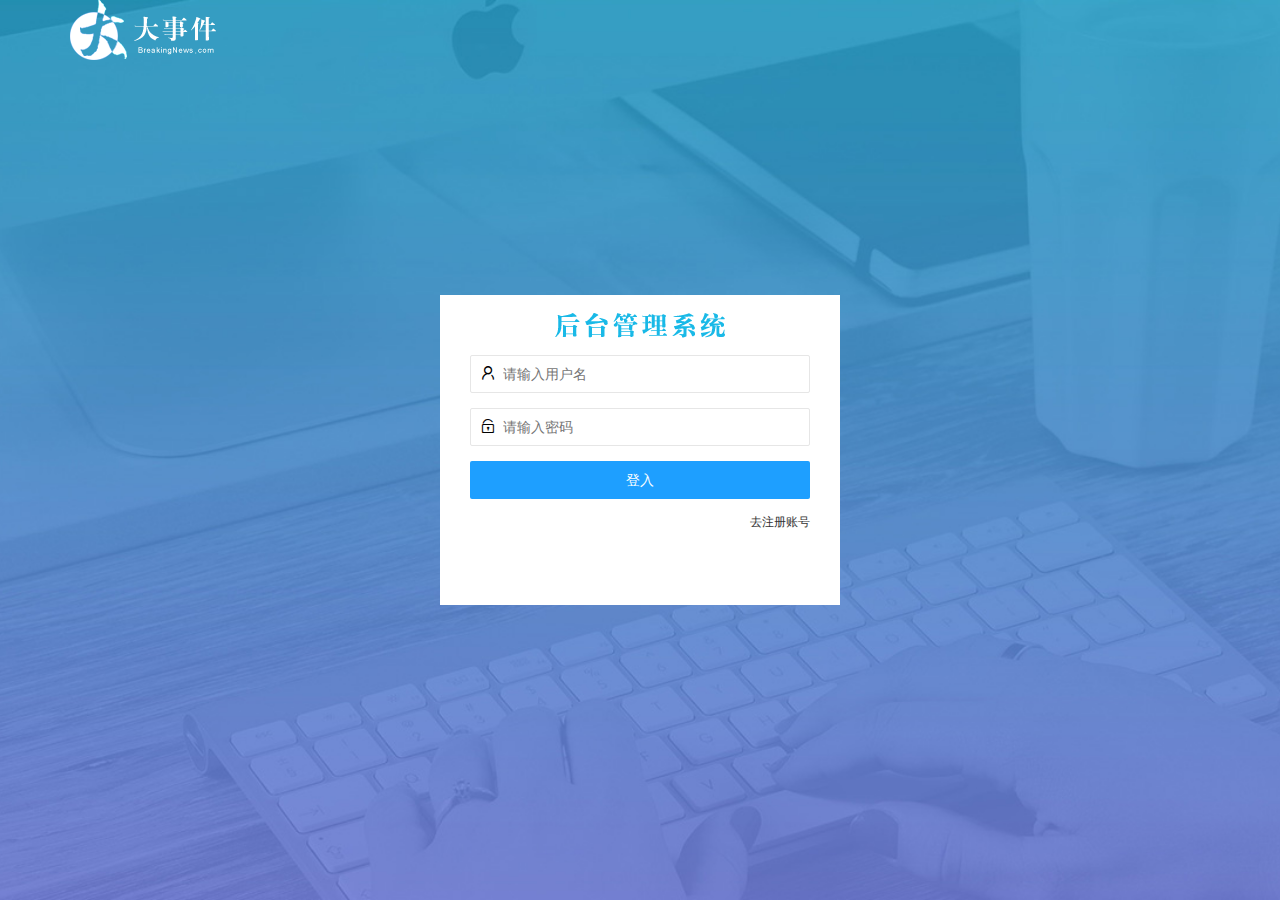
<file: login.html>
<!DOCTYPE html>
<html lang="en">

<head>
    <meta charset="UTF-8">
    <meta http-equiv="X-UA-Compatible" content="IE=edge">
    <meta name="viewport" content="width=device-width, initial-scale=1.0">
    <title>大事件-登入/注册</title>
    <link rel="stylesheet" href="/assets/lib/layui/css/layui.css">
    <link rel="stylesheet" href="/assets/css/login.css">
</head>

<body>
    <div class="layui-main">
        <img src="/assets/images/logo.png" alt="">
    </div>

    <div class="loginAndRegBox">
        <div class="title-box"></div>

        <div class="login-box">
            <form class="layui-form" id="form_login">
                <div class="layui-form-item">
                    <i class="layui-icon layui-icon-username"></i>
                    <input type="text" name="username" required lay-verify="required" placeholder="请输入用户名" autocomplete="off" class="layui-input">
                </div>
                <div class="layui-form-item">
                    <i class="layui-icon layui-icon-password"></i>
                    <input type="password" name="password" required lay-verify="required|pwd" placeholder="请输入密码" autocomplete="off" class="layui-input">
                </div>
                <div class="layui-form-item">
                    <button class="layui-btn layui-btn-fluid layui-btn-normal" lay-submit>登入</button>
                </div>
                <div class="layui-form-item links">
                    <a href="javascript:;" id="link_reg">去注册账号</a>
                </div>
            </form>
        </div>

        <div class="reg-box">
            <form class="layui-form" id="form_reg">
                <div class="layui-form-item">
                    <i class="layui-icon layui-icon-username"></i>
                    <input type="text" name="username" required lay-verify="required" placeholder="请输入用户名" autocomplete="off" class="layui-input">
                </div>
                <div class="layui-form-item">
                    <i class="layui-icon layui-icon-password"></i>
                    <input type="password" name="password" required lay-verify="required|pwd" placeholder="请输入密码" autocomplete="off" class="layui-input">
                </div>
                <div class="layui-form-item">
                    <i class="layui-icon layui-icon-password"></i>
                    <input type="password" name="repassword" required lay-verify="required|pwd|repwd" placeholder="再次确认密码" autocomplete="off" class="layui-input">
                </div>
                <div class="layui-form-item">
                    <button class="layui-btn layui-btn-fluid layui-btn-normal" lay-submit>注册</button>
                </div>
                <div class="layui-form-item links">
                    <a href="javascript:;" id="link_login">去登入</a>
                </div>
            </form>
        </div>
    </div>




    <script src="/assets/lib/layui/layui.all.js"></script>
    <script src="/assets/lib/jquery.js"></script>
    <script src="/assets/js/baseAPI.js"></script>
    <script src="/assets/js/login.js"></script>
</body>

</html>
</file>
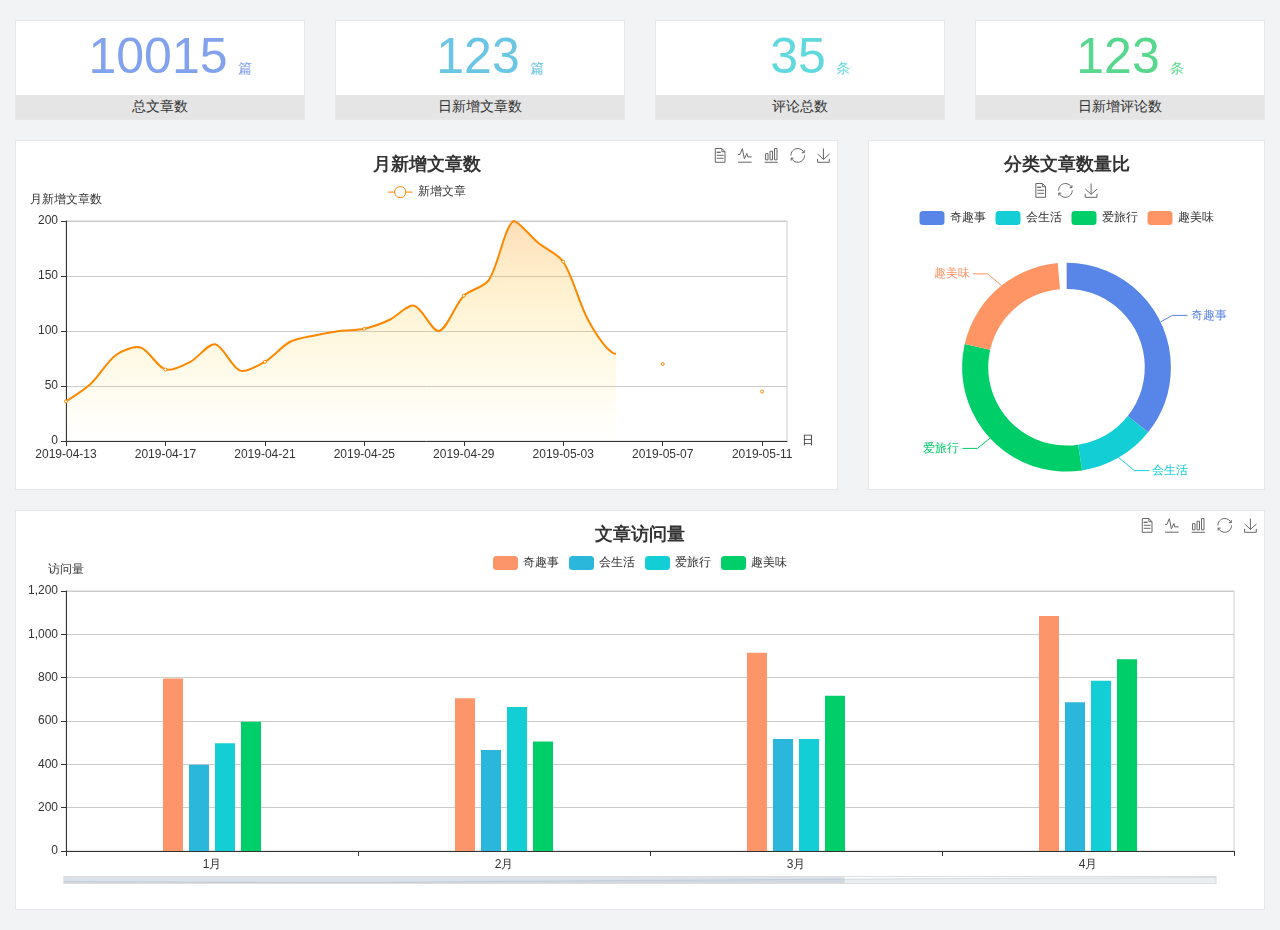
<file: home/dashboard.html>
<!DOCTYPE html>
<html lang="en">

<head>
  <meta charset="UTF-8">
  <meta name="viewport" content="width=device-width, initial-scale=1.0">
  <meta http-equiv="X-UA-Compatible" content="ie=edge">
  <title>图表统计</title>
  <link rel="stylesheet" href="../../assets/lib/bootstrap.css" />
  <link rel="stylesheet" href="../../assets/lib/main.css" />
  <script src="../../assets/lib/jquery.js"></script>
  <script type="text/javascript" src="../../assets/lib/echarts.min.js"></script>
</head>

<body>
  <div class="container-fluid">
    <div class="row spannel_list">
      <div class="col-sm-3 col-xs-6">
        <div class="spannel">
          <em>10015</em><span>篇</span>
          <b>总文章数</b>
        </div>
      </div>
      <div class="col-sm-3 col-xs-6">
        <div class="spannel scolor01">
          <em>123</em><span>篇</span>
          <b>日新增文章数</b>
        </div>
      </div>
      <div class="col-sm-3 col-xs-6">
        <div class="spannel scolor02">
          <em>35</em><span>条</span>
          <b>评论总数</b>
        </div>
      </div>
      <div class="col-sm-3 col-xs-6">
        <div class="spannel scolor03">
          <em>123</em><span>条</span>
          <b>日新增评论数</b>
        </div>
      </div>
    </div>
  </div>

  <div class="container-fluid">
    <div class="row curve-pie">
      <div class="col-lg-8 col-md-8">
        <div class="gragh_pannel" id="curve_show"></div>
      </div>
      <div class="col-lg-4 col-md-4">
        <div class="gragh_pannel" id="pie_show"></div>
      </div>
    </div>
  </div>

  <div class="container-fluid">
    <div class="column_pannel" id="column_show"></div>
  </div>

  <script>
    var oChart = echarts.init(document.getElementById('curve_show'));
    var aList_all = [
      { 'count': 36, 'date': '2019-04-13' },
      { 'count': 52, 'date': '2019-04-14' },
      { 'count': 78, 'date': '2019-04-15' },
      { 'count': 85, 'date': '2019-04-16' },
      { 'count': 65, 'date': '2019-04-17' },
      { 'count': 72, 'date': '2019-04-18' },
      { 'count': 88, 'date': '2019-04-19' },
      { 'count': 64, 'date': '2019-04-20' },
      { 'count': 72, 'date': '2019-04-21' },
      { 'count': 90, 'date': '2019-04-22' },
      { 'count': 96, 'date': '2019-04-23' },
      { 'count': 100, 'date': '2019-04-24' },
      { 'count': 102, 'date': '2019-04-25' },
      { 'count': 110, 'date': '2019-04-26' },
      { 'count': 123, 'date': '2019-04-27' },
      { 'count': 100, 'date': '2019-04-28' },
      { 'count': 132, 'date': '2019-04-29' },
      { 'count': 146, 'date': '2019-04-30' },
      { 'count': 200, 'date': '2019-05-01' },
      { 'count': 180, 'date': '2019-05-02' },
      { 'count': 163, 'date': '2019-05-03' },
      { 'count': 110, 'date': '2019-05-04' },
      { 'count': 80, 'date': '2019-05-05' },
      { 'count': 82, 'date': '2019-05-06' },
      { 'count': 70, 'date': '2019-05-07' },
      { 'count': 65, 'date': '2019-05-08' },
      { 'count': 54, 'date': '2019-05-09' },
      { 'count': 40, 'date': '2019-05-10' },
      { 'count': 45, 'date': '2019-05-11' },
      { 'count': 38, 'date': '2019-05-12' },
    ];

    let aCount = [];
    let aDate = [];

    for (var i = 0; i < aList_all.length; i++) {
      aCount.push(aList_all[i].count);
      aDate.push(aList_all[i].date);
    }

    var chartopt = {
      title: {
        text: '月新增文章数',
        left: 'center',
        top: '10'
      },
      tooltip: {
        trigger: 'axis'
      },
      legend: {
        data: ['新增文章'],
        top: '40'
      },
      toolbox: {
        show: true,
        feature: {
          mark: { show: true },
          dataView: { show: true, readOnly: false },
          magicType: { show: true, type: ['line', 'bar'] },
          restore: { show: true },
          saveAsImage: { show: true }
        }
      },
      calculable: true,
      xAxis: [
        {
          name: '日',
          type: 'category',
          boundaryGap: false,
          data: aDate
        }
      ],
      yAxis: [
        {
          name: '月新增文章数',
          type: 'value'
        }
      ],
      series: [
        {
          name: '新增文章',
          type: 'line',
          smooth: true,
          itemStyle: { normal: { areaStyle: { type: 'default' }, color: '#f80' }, lineStyle: { color: '#f80' } },
          data: aCount
        }],
      areaStyle: {
        normal: {
          color: new echarts.graphic.LinearGradient(0, 0, 0, 1, [{
            offset: 0,
            color: 'rgba(255,136,0,0.39)'
          }, {
            offset: .34,
            color: 'rgba(255,180,0,0.25)'
          }, {
            offset: 1,
            color: 'rgba(255,222,0,0.00)'
          }])

        }
      },
      grid: {
        show: true,
        x: 50,
        x2: 50,
        y: 80,
        height: 220
      }
    };

    oChart.setOption(chartopt);


    var oPie = echarts.init(document.getElementById('pie_show'));
    var oPieopt =
    {
      title: {
        top: 10,
        text: '分类文章数量比',
        x: 'center'
      },
      tooltip: {
        trigger: 'item',
        formatter: "{a} <br/>{b} : {c} ({d}%)"
      },
      color: ['#5885e8', '#13cfd5', '#00ce68', '#ff9565'],
      legend: {
        x: 'center',
        top: 65,
        data: ['奇趣事', '会生活', '爱旅行', '趣美味']
      },
      toolbox: {
        show: true,
        x: 'center',
        top: 35,
        feature: {
          mark: { show: true },
          dataView: { show: true, readOnly: false },
          magicType: {
            show: true,
            type: ['pie', 'funnel'],
            option: {
              funnel: {
                x: '25%',
                width: '50%',
                funnelAlign: 'left',
                max: 1548
              }
            }
          },
          restore: { show: true },
          saveAsImage: { show: true }
        }
      },
      calculable: true,
      series: [
        {
          name: '访问来源',
          type: 'pie',
          radius: ['45%', '60%'],
          center: ['50%', '65%'],
          data: [
            { value: 300, name: '奇趣事' },
            { value: 100, name: '会生活' },
            { value: 260, name: '爱旅行' },
            { value: 180, name: '趣美味' }
          ]
        }
      ]
    };
    oPie.setOption(oPieopt);



    var oColumn = this.echarts.init(document.getElementById('column_show'));
    var oColumnopt =
    {
      title: {
        text: '文章访问量',
        left: 'center',
        top: '10'
      },
      tooltip: {
        trigger: 'axis'
      },
      legend: {
        data: ['奇趣事', '会生活', '爱旅行', '趣美味'],
        top: '40'
      },
      toolbox: {
        show: true,
        feature: {
          mark: { show: true },
          dataView: { show: true, readOnly: false },
          magicType: { show: true, type: ['line', 'bar'] },
          restore: { show: true },
          saveAsImage: { show: true }
        }
      },
      calculable: true,
      xAxis: [
        {
          type: 'category',
          data: ['1月', '2月', '3月', '4月', '5月']
        }
      ],
      yAxis: [
        {
          name: '访问量',
          type: 'value'
        }
      ],
      series: [
        {
          name: '奇趣事',
          type: 'bar',
          barWidth: 20,
          itemStyle: {
            normal: { areaStyle: { type: 'default' }, color: '#fd956a' }
          },
          data: [800, 708, 920, 1090, 1200]
        },
        {
          name: '会生活',
          type: 'bar',
          barWidth: 20,
          itemStyle: {
            normal: { areaStyle: { type: 'default' }, color: '#2bb6db' }
          },
          data: [400, 468, 520, 690, 800]
        },
        {
          name: '爱旅行',
          type: 'bar',
          barWidth: 20,
          itemStyle: {
            normal: { areaStyle: { type: 'default' }, color: '#13cfd5' }
          },
          data: [500, 668, 520, 790, 900]
        },
        {
          name: '趣美味',
          type: 'bar',
          barWidth: 20,
          itemStyle: {
            normal: { areaStyle: { type: 'default' }, color: '#00ce68' }
          },
          data: [600, 508, 720, 890, 1000]
        }
      ],
      grid: {
        show: true,
        x: 50,
        x2: 30,
        y: 80,
        height: 260
      },
      dataZoom: [//给x轴设置滚动条
        {
          start: 0,//默认为0
          end: 100 - 1000 / 31,//默认为100
          type: 'slider',
          show: true,
          xAxisIndex: [0],
          handleSize: 0,//滑动条的 左右2个滑动条的大小
          height: 8,//组件高度
          left: 45, //左边的距离
          right: 50,//右边的距离
          bottom: 26,//右边的距离
          handleColor: '#ddd',//h滑动图标的颜色
          handleStyle: {
            borderColor: "#cacaca",
            borderWidth: "1",
            shadowBlur: 2,
            background: "#ddd",
            shadowColor: "#ddd",
          }
        }]
    };
    oColumn.setOption(oColumnopt);
  </script>
</body>

</html>
</file>
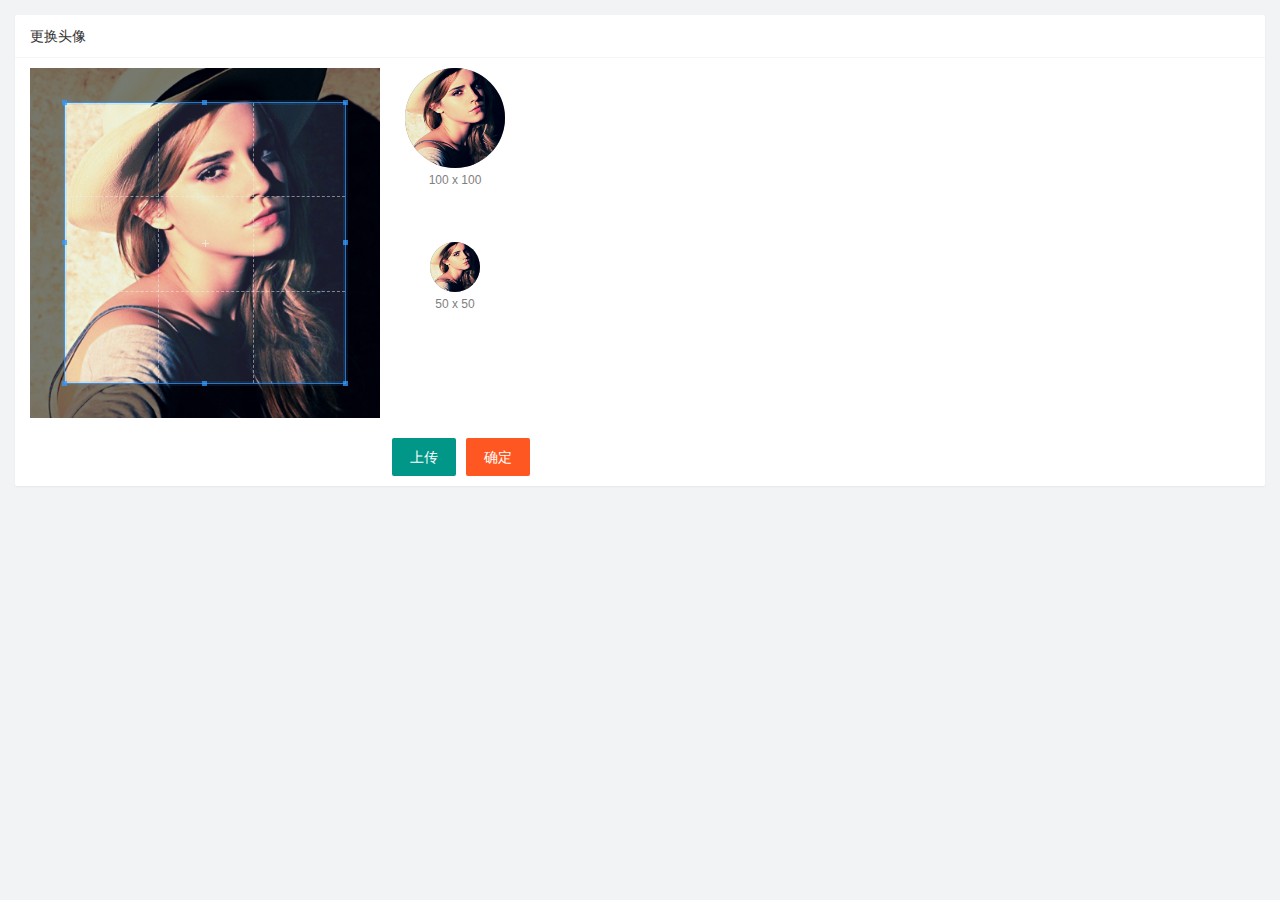
<file: user/user_avatar.html>
<!DOCTYPE html>
<html lang="en">

<head>
    <meta charset="UTF-8">
    <meta http-equiv="X-UA-Compatible" content="IE=edge">
    <meta name="viewport" content="width=device-width, initial-scale=1.0">
    <title>Document</title>
    <link rel="stylesheet" href="/assets/lib/layui/css/layui.css">
    <link rel="stylesheet" href="/assets/lib/cropper/cropper.css">
    <link rel="stylesheet" href="/assets/css/user/user_avatar.css">
</head>

<body>
    <div class="layui-card">
        <div class="layui-card-header">更换头像</div>
        <div class="layui-card-body">
            <!-- 第一行的图片裁剪和预览区域 -->
            <div class="row1">
                <!-- 图片裁剪区域 -->
                <div class="cropper-box">
                    <!-- 这个 img 标签很重要，将来会把它初始化为裁剪区域 -->
                    <img id="image" src="/assets/images/sample.jpg" />
                </div>
                <!-- 图片的预览区域 -->
                <div class="preview-box">
                    <div>
                        <!-- 宽高为 100px 的预览区域 -->
                        <div class="img-preview w100"></div>
                        <p class="size">100 x 100</p>
                    </div>
                    <div>
                        <!-- 宽高为 50px 的预览区域 -->
                        <div class="img-preview w50"></div>
                        <p class="size">50 x 50</p>
                    </div>
                </div>
            </div>

            <!-- 第二行的按钮区域 -->
            <div class="row2">
                <input type="file" id="file" accept="image/png,image/jpeg">
                <button type="button" class="layui-btn" id="btnChooseImage">上传</button>
                <button type="button" class="layui-btn layui-btn-danger" id="btnUpload">确定</button>
            </div>
        </div>
    </div>

    <script src="/assets/lib/layui/layui.all.js"></script>
    <script src="/assets/lib/jquery.js"></script>
    <script src="/assets/lib/cropper/Cropper.js"></script>
    <script src="/assets/lib/cropper/jquery-cropper.js"></script>
    <script src="/assets/js/baseAPI.js"></script>
    <script src="/assets/js/user/user_avatar.js"></script>
</body>

</html>
</file>
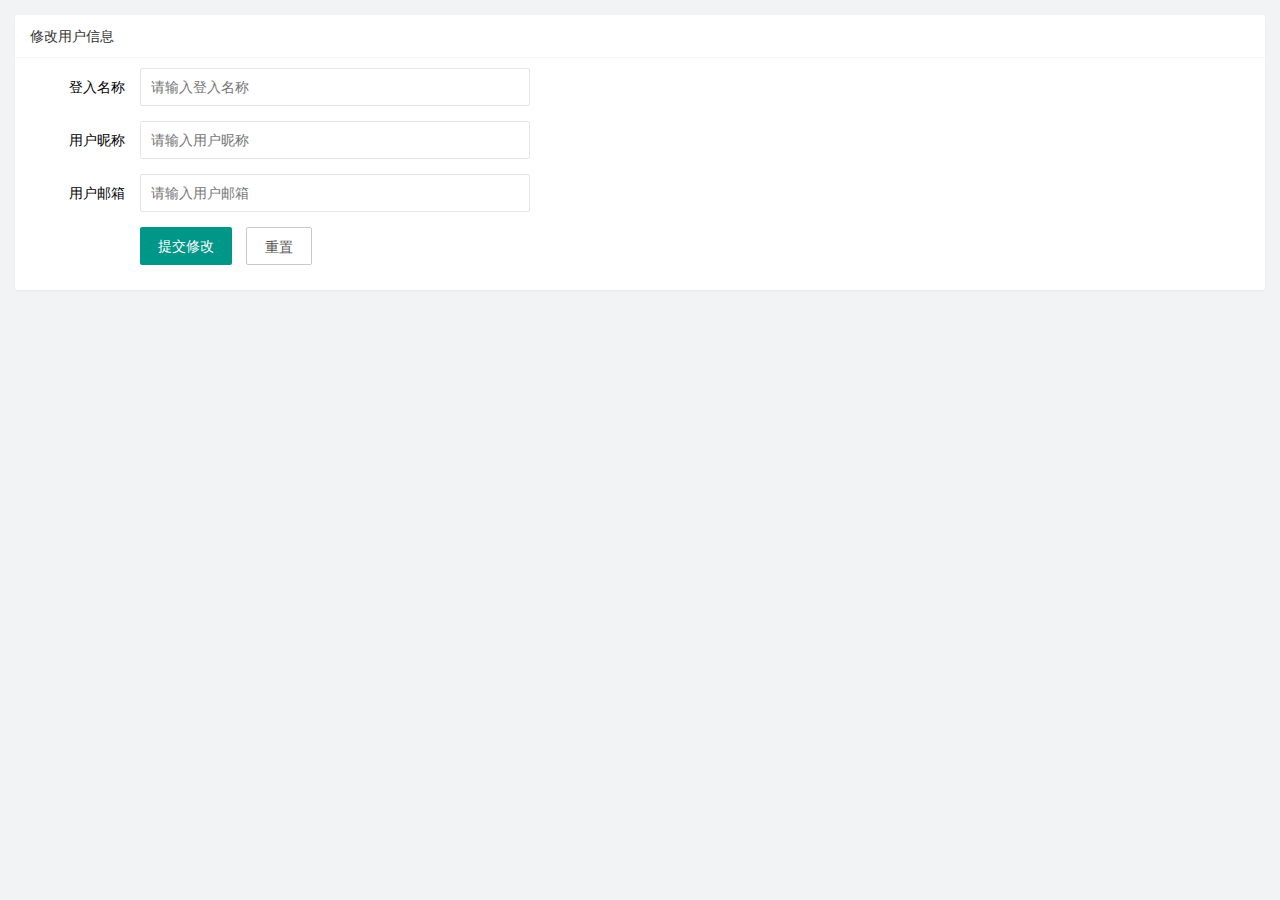
<file: user/user_info.html>
<!DOCTYPE html>
<html lang="en">

<head>
    <meta charset="UTF-8">
    <meta http-equiv="X-UA-Compatible" content="IE=edge">
    <meta name="viewport" content="width=device-width, initial-scale=1.0">
    <title>Document</title>
    <link rel="stylesheet" href="/assets/lib/layui/css/layui.css">
    <link rel="stylesheet" href="/assets/css/user/user_info.css">
</head>

<body>
    <div class="layui-card">
        <div class="layui-card-header">修改用户信息</div>
        <div class="layui-card-body">
            <form class="layui-form" lay-filter="formUserInfo">
                <input type="hidden" name="id">
                <div class="layui-form-item">
                    <label class="layui-form-label">登入名称</label>
                    <div class="layui-input-block">
                        <input type="text" name="username" required lay-verify="required" placeholder="请输入登入名称" autocomplete="off" class="layui-input" readonly>
                    </div>
                </div>
                <div class="layui-form-item">
                    <label class="layui-form-label">用户昵称</label>
                    <div class="layui-input-block">
                        <input type="text" name="nickname" required lay-verify="required|nickname" placeholder="请输入用户昵称" autocomplete="off" class="layui-input">
                    </div>
                </div>
                <div class="layui-form-item">
                    <label class="layui-form-label">用户邮箱</label>
                    <div class="layui-input-block">
                        <input type="text" name="email" required lay-verify="required|email" placeholder="请输入用户邮箱" autocomplete="off" class="layui-input">
                    </div>
                </div>
                <div class="layui-form-item">
                    <div class="layui-input-block">
                        <button class="layui-btn" lay-submit lay-filter="formDemo">提交修改</button>
                        <button type="reset" class="layui-btn layui-btn-primary" id="btnReset">重置</button>
                    </div>
                </div>
            </form>
        </div>
    </div>


    <script src="/assets/lib/layui/layui.all.js"></script>
    <script src="/assets/lib/jquery.js"></script>
    <script src="/assets/js/baseAPI.js"></script>
    <script src="/assets/js/user/user_info.js"></script>
</body>

</html>
</file>
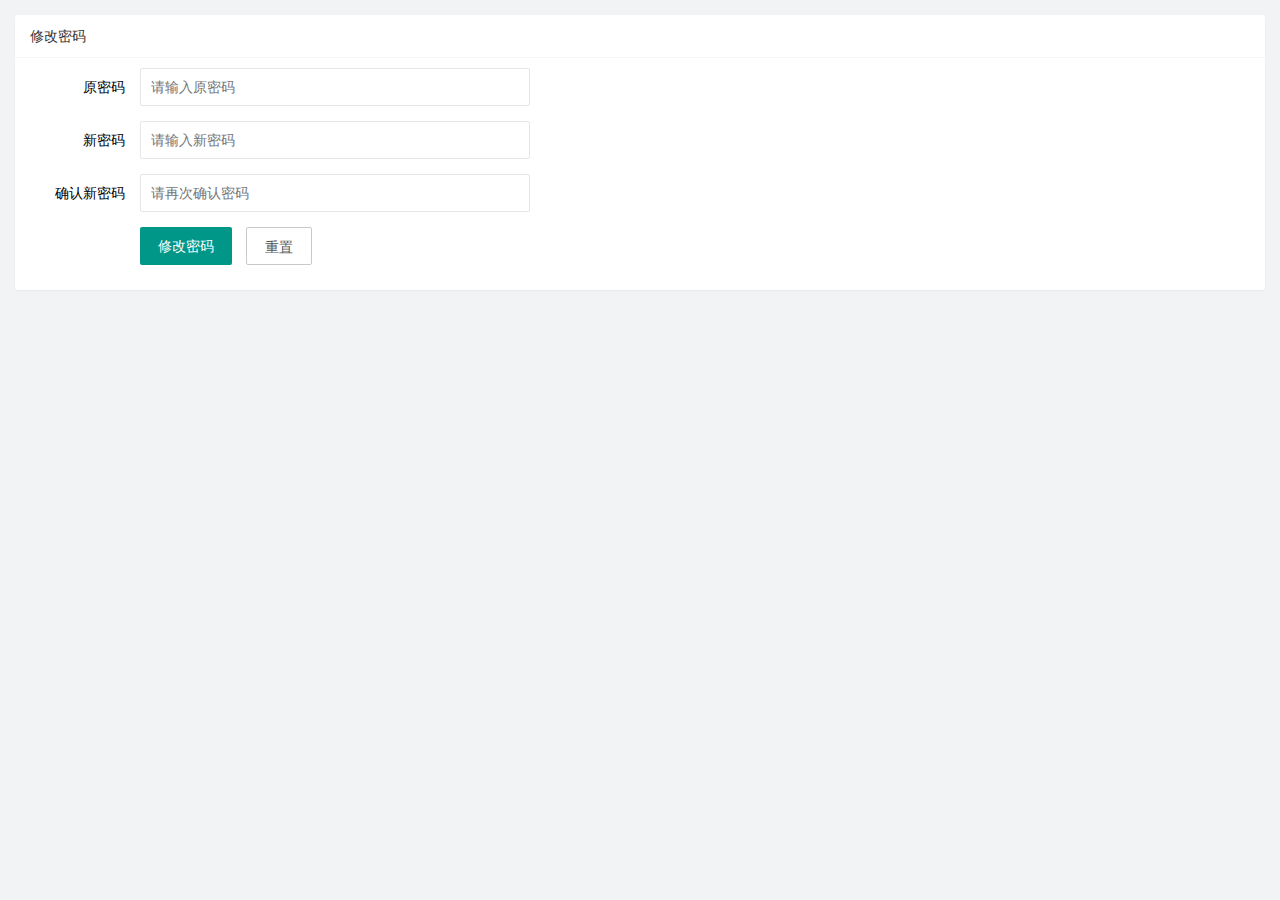
<file: user/user_pwd.html>
<!DOCTYPE html>
<html lang="en">

<head>
    <meta charset="UTF-8">
    <meta http-equiv="X-UA-Compatible" content="IE=edge">
    <meta name="viewport" content="width=device-width, initial-scale=1.0">
    <title>Document</title>
    <link rel="stylesheet" href="/assets/lib/layui/css/layui.css">
    <link rel="stylesheet" href="/assets/css/user/user_pwd.css">
</head>

<body>
    <div class="layui-card">
        <div class="layui-card-header">修改密码</div>
        <div class="layui-card-body">
            <form class="layui-form">
                <div class="layui-form-item">
                    <label class="layui-form-label">原密码</label>
                    <div class="layui-input-block">
                        <input type="password" name="oldPwd" required lay-verify="required|pwd" placeholder="请输入原密码" autocomplete="off" class="layui-input">
                    </div>
                </div>
                <div class="layui-form-item">
                    <label class="layui-form-label">新密码</label>
                    <div class="layui-input-block">
                        <input type="password" name="newPwd" required lay-verify="required|pwd|samePwd" placeholder="请输入新密码" autocomplete="off" class="layui-input">
                    </div>
                </div>
                <div class="layui-form-item">
                    <label class="layui-form-label">确认新密码</label>
                    <div class="layui-input-block">
                        <input type="password" name="rePwd" required lay-verify="required|pwd|rePwd" placeholder="请再次确认密码" autocomplete="off" class="layui-input">
                    </div>
                </div>
                <div class="layui-form-item">
                    <div class="layui-input-block">
                        <button class="layui-btn" lay-submit lay-filter="formDemo">修改密码</button>
                        <button type="reset" class="layui-btn layui-btn-primary">重置</button>
                    </div>
                </div>
            </form>
        </div>
    </div>

    <script src="/assets/lib/layui/layui.all.js"></script>
    <script src="/assets/lib/jquery.js"></script>
    <script src="/assets/js/baseAPI.js"></script>
    <script src="/assets/js/user/user_pwd.js"></script>
</body>

</html>
</file>
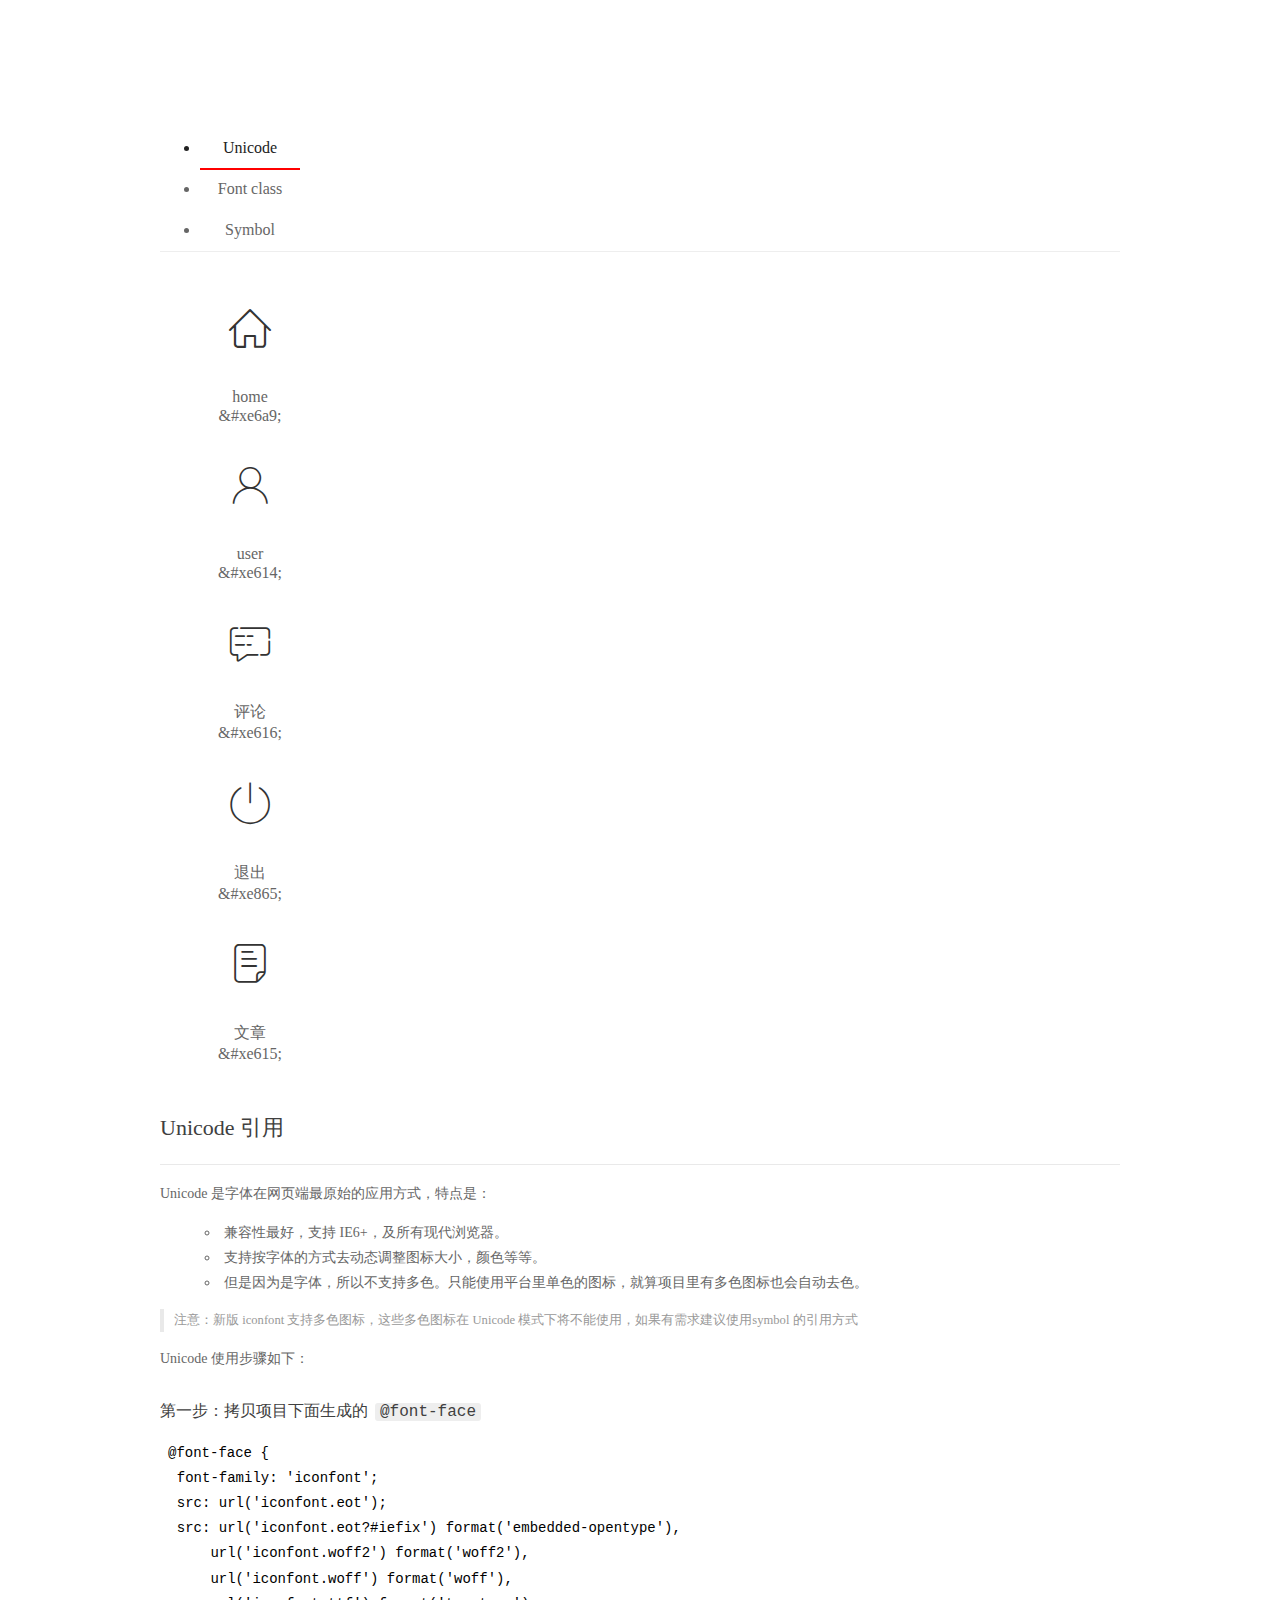
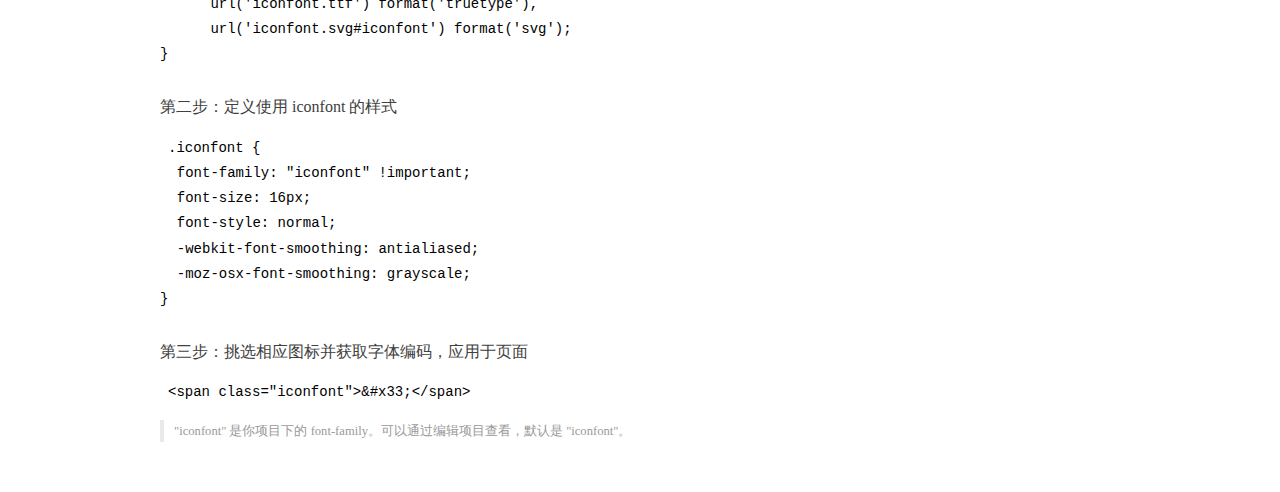
<file: assets/fonts/demo_index.html>
<!DOCTYPE html>
<html>
<head>
  <meta charset="utf-8"/>
  <title>IconFont Demo</title>
  <link rel="shortcut icon" href="https://gtms04.alicdn.com/tps/i4/TB1_oz6GVXXXXaFXpXXJDFnIXXX-64-64.ico" type="image/x-icon"/>
  <link rel="stylesheet" href="https://g.alicdn.com/thx/cube/1.3.2/cube.min.css">
  <link rel="stylesheet" href="demo.css">
  <link rel="stylesheet" href="iconfont.css">
  <script src="iconfont.js"></script>
  <!-- jQuery -->
  <script src="https://a1.alicdn.com/oss/uploads/2018/12/26/7bfddb60-08e8-11e9-9b04-53e73bb6408b.js"></script>
  <!-- 代码高亮 -->
  <script src="https://a1.alicdn.com/oss/uploads/2018/12/26/a3f714d0-08e6-11e9-8a15-ebf944d7534c.js"></script>
</head>
<body>
  <div class="main">
    <h1 class="logo"><a href="https://www.iconfont.cn/" title="iconfont 首页" target="_blank">&#xe86b;</a></h1>
    <div class="nav-tabs">
      <ul id="tabs" class="dib-box">
        <li class="dib active"><span>Unicode</span></li>
        <li class="dib"><span>Font class</span></li>
        <li class="dib"><span>Symbol</span></li>
      </ul>
      
    </div>
    <div class="tab-container">
      <div class="content unicode" style="display: block;">
          <ul class="icon_lists dib-box">
          
            <li class="dib">
              <span class="icon iconfont">&#xe6a9;</span>
                <div class="name">home</div>
                <div class="code-name">&amp;#xe6a9;</div>
              </li>
          
            <li class="dib">
              <span class="icon iconfont">&#xe614;</span>
                <div class="name">user</div>
                <div class="code-name">&amp;#xe614;</div>
              </li>
          
            <li class="dib">
              <span class="icon iconfont">&#xe616;</span>
                <div class="name">评论</div>
                <div class="code-name">&amp;#xe616;</div>
              </li>
          
            <li class="dib">
              <span class="icon iconfont">&#xe865;</span>
                <div class="name">退出</div>
                <div class="code-name">&amp;#xe865;</div>
              </li>
          
            <li class="dib">
              <span class="icon iconfont">&#xe615;</span>
                <div class="name">文章</div>
                <div class="code-name">&amp;#xe615;</div>
              </li>
          
          </ul>
          <div class="article markdown">
          <h2 id="unicode-">Unicode 引用</h2>
          <hr>

          <p>Unicode 是字体在网页端最原始的应用方式，特点是：</p>
          <ul>
            <li>兼容性最好，支持 IE6+，及所有现代浏览器。</li>
            <li>支持按字体的方式去动态调整图标大小，颜色等等。</li>
            <li>但是因为是字体，所以不支持多色。只能使用平台里单色的图标，就算项目里有多色图标也会自动去色。</li>
          </ul>
          <blockquote>
            <p>注意：新版 iconfont 支持多色图标，这些多色图标在 Unicode 模式下将不能使用，如果有需求建议使用symbol 的引用方式</p>
          </blockquote>
          <p>Unicode 使用步骤如下：</p>
          <h3 id="-font-face">第一步：拷贝项目下面生成的 <code>@font-face</code></h3>
<pre><code class="language-css"
>@font-face {
  font-family: 'iconfont';
  src: url('iconfont.eot');
  src: url('iconfont.eot?#iefix') format('embedded-opentype'),
      url('iconfont.woff2') format('woff2'),
      url('iconfont.woff') format('woff'),
      url('iconfont.ttf') format('truetype'),
      url('iconfont.svg#iconfont') format('svg');
}
</code></pre>
          <h3 id="-iconfont-">第二步：定义使用 iconfont 的样式</h3>
<pre><code class="language-css"
>.iconfont {
  font-family: "iconfont" !important;
  font-size: 16px;
  font-style: normal;
  -webkit-font-smoothing: antialiased;
  -moz-osx-font-smoothing: grayscale;
}
</code></pre>
          <h3 id="-">第三步：挑选相应图标并获取字体编码，应用于页面</h3>
<pre>
<code class="language-html"
>&lt;span class="iconfont"&gt;&amp;#x33;&lt;/span&gt;
</code></pre>
          <blockquote>
            <p>"iconfont" 是你项目下的 font-family。可以通过编辑项目查看，默认是 "iconfont"。</p>
          </blockquote>
          </div>
      </div>
      <div class="content font-class">
        <ul class="icon_lists dib-box">
          
          <li class="dib">
            <span class="icon iconfont icon-home"></span>
            <div class="name">
              home
            </div>
            <div class="code-name">.icon-home
            </div>
          </li>
          
          <li class="dib">
            <span class="icon iconfont icon-user"></span>
            <div class="name">
              user
            </div>
            <div class="code-name">.icon-user
            </div>
          </li>
          
          <li class="dib">
            <span class="icon iconfont icon-pinglun"></span>
            <div class="name">
              评论
            </div>
            <div class="code-name">.icon-pinglun
            </div>
          </li>
          
          <li class="dib">
            <span class="icon iconfont icon-tuichu"></span>
            <div class="name">
              退出
            </div>
            <div class="code-name">.icon-tuichu
            </div>
          </li>
          
          <li class="dib">
            <span class="icon iconfont icon-16"></span>
            <div class="name">
              文章
            </div>
            <div class="code-name">.icon-16
            </div>
          </li>
          
        </ul>
        <div class="article markdown">
        <h2 id="font-class-">font-class 引用</h2>
        <hr>

        <p>font-class 是 Unicode 使用方式的一种变种，主要是解决 Unicode 书写不直观，语意不明确的问题。</p>
        <p>与 Unicode 使用方式相比，具有如下特点：</p>
        <ul>
          <li>兼容性良好，支持 IE8+，及所有现代浏览器。</li>
          <li>相比于 Unicode 语意明确，书写更直观。可以很容易分辨这个 icon 是什么。</li>
          <li>因为使用 class 来定义图标，所以当要替换图标时，只需要修改 class 里面的 Unicode 引用。</li>
          <li>不过因为本质上还是使用的字体，所以多色图标还是不支持的。</li>
        </ul>
        <p>使用步骤如下：</p>
        <h3 id="-fontclass-">第一步：引入项目下面生成的 fontclass 代码：</h3>
<pre><code class="language-html">&lt;link rel="stylesheet" href="./iconfont.css"&gt;
</code></pre>
        <h3 id="-">第二步：挑选相应图标并获取类名，应用于页面：</h3>
<pre><code class="language-html">&lt;span class="iconfont icon-xxx"&gt;&lt;/span&gt;
</code></pre>
        <blockquote>
          <p>"
            iconfont" 是你项目下的 font-family。可以通过编辑项目查看，默认是 "iconfont"。</p>
        </blockquote>
      </div>
      </div>
      <div class="content symbol">
          <ul class="icon_lists dib-box">
          
            <li class="dib">
                <svg class="icon svg-icon" aria-hidden="true">
                  <use xlink:href="#icon-home"></use>
                </svg>
                <div class="name">home</div>
                <div class="code-name">#icon-home</div>
            </li>
          
            <li class="dib">
                <svg class="icon svg-icon" aria-hidden="true">
                  <use xlink:href="#icon-user"></use>
                </svg>
                <div class="name">user</div>
                <div class="code-name">#icon-user</div>
            </li>
          
            <li class="dib">
                <svg class="icon svg-icon" aria-hidden="true">
                  <use xlink:href="#icon-pinglun"></use>
                </svg>
                <div class="name">评论</div>
                <div class="code-name">#icon-pinglun</div>
            </li>
          
            <li class="dib">
                <svg class="icon svg-icon" aria-hidden="true">
                  <use xlink:href="#icon-tuichu"></use>
                </svg>
                <div class="name">退出</div>
                <div class="code-name">#icon-tuichu</div>
            </li>
          
            <li class="dib">
                <svg class="icon svg-icon" aria-hidden="true">
                  <use xlink:href="#icon-16"></use>
                </svg>
                <div class="name">文章</div>
                <div class="code-name">#icon-16</div>
            </li>
          
          </ul>
          <div class="article markdown">
          <h2 id="symbol-">Symbol 引用</h2>
          <hr>

          <p>这是一种全新的使用方式，应该说这才是未来的主流，也是平台目前推荐的用法。相关介绍可以参考这篇<a href="">文章</a>
            这种用法其实是做了一个 SVG 的集合，与另外两种相比具有如下特点：</p>
          <ul>
            <li>支持多色图标了，不再受单色限制。</li>
            <li>通过一些技巧，支持像字体那样，通过 <code>font-size</code>, <code>color</code> 来调整样式。</li>
            <li>兼容性较差，支持 IE9+，及现代浏览器。</li>
            <li>浏览器渲染 SVG 的性能一般，还不如 png。</li>
          </ul>
          <p>使用步骤如下：</p>
          <h3 id="-symbol-">第一步：引入项目下面生成的 symbol 代码：</h3>
<pre><code class="language-html">&lt;script src="./iconfont.js"&gt;&lt;/script&gt;
</code></pre>
          <h3 id="-css-">第二步：加入通用 CSS 代码（引入一次就行）：</h3>
<pre><code class="language-html">&lt;style&gt;
.icon {
  width: 1em;
  height: 1em;
  vertical-align: -0.15em;
  fill: currentColor;
  overflow: hidden;
}
&lt;/style&gt;
</code></pre>
          <h3 id="-">第三步：挑选相应图标并获取类名，应用于页面：</h3>
<pre><code class="language-html">&lt;svg class="icon" aria-hidden="true"&gt;
  &lt;use xlink:href="#icon-xxx"&gt;&lt;/use&gt;
&lt;/svg&gt;
</code></pre>
          </div>
      </div>

    </div>
  </div>
  <script>
  $(document).ready(function () {
      $('.tab-container .content:first').show()

      $('#tabs li').click(function (e) {
        var tabContent = $('.tab-container .content')
        var index = $(this).index()

        if ($(this).hasClass('active')) {
          return
        } else {
          $('#tabs li').removeClass('active')
          $(this).addClass('active')

          tabContent.hide().eq(index).fadeIn()
        }
      })
    })
  </script>
</body>
</html>
</file>
<file: assets/lib/layui/css/layui.css>
/** layui-v2.5.5 MIT License By https://www.layui.com */
 .layui-inline,img{display:inline-block;vertical-align:middle}h1,h2,h3,h4,h5,h6{font-weight:400}.layui-edge,.layui-header,.layui-inline,.layui-main{position:relative}.layui-body,.layui-edge,.layui-elip{overflow:hidden}.layui-btn,.layui-edge,.layui-inline,img{vertical-align:middle}.layui-btn,.layui-disabled,.layui-icon,.layui-unselect{-moz-user-select:none;-webkit-user-select:none;-ms-user-select:none}.layui-elip,.layui-form-checkbox span,.layui-form-pane .layui-form-label{text-overflow:ellipsis;white-space:nowrap}.layui-breadcrumb,.layui-tree-btnGroup{visibility:hidden}blockquote,body,button,dd,div,dl,dt,form,h1,h2,h3,h4,h5,h6,input,li,ol,p,pre,td,textarea,th,ul{margin:0;padding:0;-webkit-tap-highlight-color:rgba(0,0,0,0)}a:active,a:hover{outline:0}img{border:none}li{list-style:none}table{border-collapse:collapse;border-spacing:0}h4,h5,h6{font-size:100%}button,input,optgroup,option,select,textarea{font-family:inherit;font-size:inherit;font-style:inherit;font-weight:inherit;outline:0}pre{white-space:pre-wrap;white-space:-moz-pre-wrap;white-space:-pre-wrap;white-space:-o-pre-wrap;word-wrap:break-word}body{line-height:24px;font:14px Helvetica Neue,Helvetica,PingFang SC,Tahoma,Arial,sans-serif}hr{height:1px;margin:10px 0;border:0;clear:both}a{color:#333;text-decoration:none}a:hover{color:#777}a cite{font-style:normal;*cursor:pointer}.layui-border-box,.layui-border-box *{box-sizing:border-box}.layui-box,.layui-box *{box-sizing:content-box}.layui-clear{clear:both;*zoom:1}.layui-clear:after{content:'\20';clear:both;*zoom:1;display:block;height:0}.layui-inline{*display:inline;*zoom:1}.layui-edge{display:inline-block;width:0;height:0;border-width:6px;border-style:dashed;border-color:transparent}.layui-edge-top{top:-4px;border-bottom-color:#999;border-bottom-style:solid}.layui-edge-right{border-left-color:#999;border-left-style:solid}.layui-edge-bottom{top:2px;border-top-color:#999;border-top-style:solid}.layui-edge-left{border-right-color:#999;border-right-style:solid}.layui-disabled,.layui-disabled:hover{color:#d2d2d2!important;cursor:not-allowed!important}.layui-circle{border-radius:100%}.layui-show{display:block!important}.layui-hide{display:none!important}@font-face{font-family:layui-icon;src:url(../font/iconfont.eot?v=250);src:url(../font/iconfont.eot?v=250#iefix) format('embedded-opentype'),url(../font/iconfont.woff2?v=250) format('woff2'),url(../font/iconfont.woff?v=250) format('woff'),url(../font/iconfont.ttf?v=250) format('truetype'),url(../font/iconfont.svg?v=250#layui-icon) format('svg')}.layui-icon{font-family:layui-icon!important;font-size:16px;font-style:normal;-webkit-font-smoothing:antialiased;-moz-osx-font-smoothing:grayscale}.layui-icon-reply-fill:before{content:"\e611"}.layui-icon-set-fill:before{content:"\e614"}.layui-icon-menu-fill:before{content:"\e60f"}.layui-icon-search:before{content:"\e615"}.layui-icon-share:before{content:"\e641"}.layui-icon-set-sm:before{content:"\e620"}.layui-icon-engine:before{content:"\e628"}.layui-icon-close:before{content:"\1006"}.layui-icon-close-fill:before{content:"\1007"}.layui-icon-chart-screen:before{content:"\e629"}.layui-icon-star:before{content:"\e600"}.layui-icon-circle-dot:before{content:"\e617"}.layui-icon-chat:before{content:"\e606"}.layui-icon-release:before{content:"\e609"}.layui-icon-list:before{content:"\e60a"}.layui-icon-chart:before{content:"\e62c"}.layui-icon-ok-circle:before{content:"\1005"}.layui-icon-layim-theme:before{content:"\e61b"}.layui-icon-table:before{content:"\e62d"}.layui-icon-right:before{content:"\e602"}.layui-icon-left:before{content:"\e603"}.layui-icon-cart-simple:before{content:"\e698"}.layui-icon-face-cry:before{content:"\e69c"}.layui-icon-face-smile:before{content:"\e6af"}.layui-icon-survey:before{content:"\e6b2"}.layui-icon-tree:before{content:"\e62e"}.layui-icon-upload-circle:before{content:"\e62f"}.layui-icon-add-circle:before{content:"\e61f"}.layui-icon-download-circle:before{content:"\e601"}.layui-icon-templeate-1:before{content:"\e630"}.layui-icon-util:before{content:"\e631"}.layui-icon-face-surprised:before{content:"\e664"}.layui-icon-edit:before{content:"\e642"}.layui-icon-speaker:before{content:"\e645"}.layui-icon-down:before{content:"\e61a"}.layui-icon-file:before{content:"\e621"}.layui-icon-layouts:before{content:"\e632"}.layui-icon-rate-half:before{content:"\e6c9"}.layui-icon-add-circle-fine:before{content:"\e608"}.layui-icon-prev-circle:before{content:"\e633"}.layui-icon-read:before{content:"\e705"}.layui-icon-404:before{content:"\e61c"}.layui-icon-carousel:before{content:"\e634"}.layui-icon-help:before{content:"\e607"}.layui-icon-code-circle:before{content:"\e635"}.layui-icon-water:before{content:"\e636"}.layui-icon-username:before{content:"\e66f"}.layui-icon-find-fill:before{content:"\e670"}.layui-icon-about:before{content:"\e60b"}.layui-icon-location:before{content:"\e715"}.layui-icon-up:before{content:"\e619"}.layui-icon-pause:before{content:"\e651"}.layui-icon-date:before{content:"\e637"}.layui-icon-layim-uploadfile:before{content:"\e61d"}.layui-icon-delete:before{content:"\e640"}.layui-icon-play:before{content:"\e652"}.layui-icon-top:before{content:"\e604"}.layui-icon-friends:before{content:"\e612"}.layui-icon-refresh-3:before{content:"\e9aa"}.layui-icon-ok:before{content:"\e605"}.layui-icon-layer:before{content:"\e638"}.layui-icon-face-smile-fine:before{content:"\e60c"}.layui-icon-dollar:before{content:"\e659"}.layui-icon-group:before{content:"\e613"}.layui-icon-layim-download:before{content:"\e61e"}.layui-icon-picture-fine:before{content:"\e60d"}.layui-icon-link:before{content:"\e64c"}.layui-icon-diamond:before{content:"\e735"}.layui-icon-log:before{content:"\e60e"}.layui-icon-rate-solid:before{content:"\e67a"}.layui-icon-fonts-del:before{content:"\e64f"}.layui-icon-unlink:before{content:"\e64d"}.layui-icon-fonts-clear:before{content:"\e639"}.layui-icon-triangle-r:before{content:"\e623"}.layui-icon-circle:before{content:"\e63f"}.layui-icon-radio:before{content:"\e643"}.layui-icon-align-center:before{content:"\e647"}.layui-icon-align-right:before{content:"\e648"}.layui-icon-align-left:before{content:"\e649"}.layui-icon-loading-1:before{content:"\e63e"}.layui-icon-return:before{content:"\e65c"}.layui-icon-fonts-strong:before{content:"\e62b"}.layui-icon-upload:before{content:"\e67c"}.layui-icon-dialogue:before{content:"\e63a"}.layui-icon-video:before{content:"\e6ed"}.layui-icon-headset:before{content:"\e6fc"}.layui-icon-cellphone-fine:before{content:"\e63b"}.layui-icon-add-1:before{content:"\e654"}.layui-icon-face-smile-b:before{content:"\e650"}.layui-icon-fonts-html:before{content:"\e64b"}.layui-icon-form:before{content:"\e63c"}.layui-icon-cart:before{content:"\e657"}.layui-icon-camera-fill:before{content:"\e65d"}.layui-icon-tabs:before{content:"\e62a"}.layui-icon-fonts-code:before{content:"\e64e"}.layui-icon-fire:before{content:"\e756"}.layui-icon-set:before{content:"\e716"}.layui-icon-fonts-u:before{content:"\e646"}.layui-icon-triangle-d:before{content:"\e625"}.layui-icon-tips:before{content:"\e702"}.layui-icon-picture:before{content:"\e64a"}.layui-icon-more-vertical:before{content:"\e671"}.layui-icon-flag:before{content:"\e66c"}.layui-icon-loading:before{content:"\e63d"}.layui-icon-fonts-i:before{content:"\e644"}.layui-icon-refresh-1:before{content:"\e666"}.layui-icon-rmb:before{content:"\e65e"}.layui-icon-home:before{content:"\e68e"}.layui-icon-user:before{content:"\e770"}.layui-icon-notice:before{content:"\e667"}.layui-icon-login-weibo:before{content:"\e675"}.layui-icon-voice:before{content:"\e688"}.layui-icon-upload-drag:before{content:"\e681"}.layui-icon-login-qq:before{content:"\e676"}.layui-icon-snowflake:before{content:"\e6b1"}.layui-icon-file-b:before{content:"\e655"}.layui-icon-template:before{content:"\e663"}.layui-icon-auz:before{content:"\e672"}.layui-icon-console:before{content:"\e665"}.layui-icon-app:before{content:"\e653"}.layui-icon-prev:before{content:"\e65a"}.layui-icon-website:before{content:"\e7ae"}.layui-icon-next:before{content:"\e65b"}.layui-icon-component:before{content:"\e857"}.layui-icon-more:before{content:"\e65f"}.layui-icon-login-wechat:before{content:"\e677"}.layui-icon-shrink-right:before{content:"\e668"}.layui-icon-spread-left:before{content:"\e66b"}.layui-icon-camera:before{content:"\e660"}.layui-icon-note:before{content:"\e66e"}.layui-icon-refresh:before{content:"\e669"}.layui-icon-female:before{content:"\e661"}.layui-icon-male:before{content:"\e662"}.layui-icon-password:before{content:"\e673"}.layui-icon-senior:before{content:"\e674"}.layui-icon-theme:before{content:"\e66a"}.layui-icon-tread:before{content:"\e6c5"}.layui-icon-praise:before{content:"\e6c6"}.layui-icon-star-fill:before{content:"\e658"}.layui-icon-rate:before{content:"\e67b"}.layui-icon-template-1:before{content:"\e656"}.layui-icon-vercode:before{content:"\e679"}.layui-icon-cellphone:before{content:"\e678"}.layui-icon-screen-full:before{content:"\e622"}.layui-icon-screen-restore:before{content:"\e758"}.layui-icon-cols:before{content:"\e610"}.layui-icon-export:before{content:"\e67d"}.layui-icon-print:before{content:"\e66d"}.layui-icon-slider:before{content:"\e714"}.layui-icon-addition:before{content:"\e624"}.layui-icon-subtraction:before{content:"\e67e"}.layui-icon-service:before{content:"\e626"}.layui-icon-transfer:before{content:"\e691"}.layui-main{width:1140px;margin:0 auto}.layui-header{z-index:1000;height:60px}.layui-header a:hover{transition:all .5s;-webkit-transition:all .5s}.layui-side{position:fixed;left:0;top:0;bottom:0;z-index:999;width:200px;overflow-x:hidden}.layui-side-scroll{position:relative;width:220px;height:100%;overflow-x:hidden}.layui-body{position:absolute;left:200px;right:0;top:0;bottom:0;z-index:998;width:auto;overflow-y:auto;box-sizing:border-box}.layui-layout-body{overflow:hidden}.layui-layout-admin .layui-header{background-color:#23262E}.layui-layout-admin .layui-side{top:60px;width:200px;overflow-x:hidden}.layui-layout-admin .layui-body{position:fixed;top:60px;bottom:44px}.layui-layout-admin .layui-main{width:auto;margin:0 15px}.layui-layout-admin .layui-footer{position:fixed;left:200px;right:0;bottom:0;height:44px;line-height:44px;padding:0 15px;background-color:#eee}.layui-layout-admin .layui-logo{position:absolute;left:0;top:0;width:200px;height:100%;line-height:60px;text-align:center;color:#009688;font-size:16px}.layui-layout-admin .layui-header .layui-nav{background:0 0}.layui-layout-left{position:absolute!important;left:200px;top:0}.layui-layout-right{position:absolute!important;right:0;top:0}.layui-container{position:relative;margin:0 auto;padding:0 15px;box-sizing:border-box}.layui-fluid{position:relative;margin:0 auto;padding:0 15px}.layui-row:after,.layui-row:before{content:'';display:block;clear:both}.layui-col-lg1,.layui-col-lg10,.layui-col-lg11,.layui-col-lg12,.layui-col-lg2,.layui-col-lg3,.layui-col-lg4,.layui-col-lg5,.layui-col-lg6,.layui-col-lg7,.layui-col-lg8,.layui-col-lg9,.layui-col-md1,.layui-col-md10,.layui-col-md11,.layui-col-md12,.layui-col-md2,.layui-col-md3,.layui-col-md4,.layui-col-md5,.layui-col-md6,.layui-col-md7,.layui-col-md8,.layui-col-md9,.layui-col-sm1,.layui-col-sm10,.layui-col-sm11,.layui-col-sm12,.layui-col-sm2,.layui-col-sm3,.layui-col-sm4,.layui-col-sm5,.layui-col-sm6,.layui-col-sm7,.layui-col-sm8,.layui-col-sm9,.layui-col-xs1,.layui-col-xs10,.layui-col-xs11,.layui-col-xs12,.layui-col-xs2,.layui-col-xs3,.layui-col-xs4,.layui-col-xs5,.layui-col-xs6,.layui-col-xs7,.layui-col-xs8,.layui-col-xs9{position:relative;display:block;box-sizing:border-box}.layui-col-xs1,.layui-col-xs10,.layui-col-xs11,.layui-col-xs12,.layui-col-xs2,.layui-col-xs3,.layui-col-xs4,.layui-col-xs5,.layui-col-xs6,.layui-col-xs7,.layui-col-xs8,.layui-col-xs9{float:left}.layui-col-xs1{width:8.33333333%}.layui-col-xs2{width:16.66666667%}.layui-col-xs3{width:25%}.layui-col-xs4{width:33.33333333%}.layui-col-xs5{width:41.66666667%}.layui-col-xs6{width:50%}.layui-col-xs7{width:58.33333333%}.layui-col-xs8{width:66.66666667%}.layui-col-xs9{width:75%}.layui-col-xs10{width:83.33333333%}.layui-col-xs11{width:91.66666667%}.layui-col-xs12{width:100%}.layui-col-xs-offset1{margin-left:8.33333333%}.layui-col-xs-offset2{margin-left:16.66666667%}.layui-col-xs-offset3{margin-left:25%}.layui-col-xs-offset4{margin-left:33.33333333%}.layui-col-xs-offset5{margin-left:41.66666667%}.layui-col-xs-offset6{margin-left:50%}.layui-col-xs-offset7{margin-left:58.33333333%}.layui-col-xs-offset8{margin-left:66.66666667%}.layui-col-xs-offset9{margin-left:75%}.layui-col-xs-offset10{margin-left:83.33333333%}.layui-col-xs-offset11{margin-left:91.66666667%}.layui-col-xs-offset12{margin-left:100%}@media screen and (max-width:768px){.layui-hide-xs{display:none!important}.layui-show-xs-block{display:block!important}.layui-show-xs-inline{display:inline!important}.layui-show-xs-inline-block{display:inline-block!important}}@media screen and (min-width:768px){.layui-container{width:750px}.layui-hide-sm{display:none!important}.layui-show-sm-block{display:block!important}.layui-show-sm-inline{display:inline!important}.layui-show-sm-inline-block{display:inline-block!important}.layui-col-sm1,.layui-col-sm10,.layui-col-sm11,.layui-col-sm12,.layui-col-sm2,.layui-col-sm3,.layui-col-sm4,.layui-col-sm5,.layui-col-sm6,.layui-col-sm7,.layui-col-sm8,.layui-col-sm9{float:left}.layui-col-sm1{width:8.33333333%}.layui-col-sm2{width:16.66666667%}.layui-col-sm3{width:25%}.layui-col-sm4{width:33.33333333%}.layui-col-sm5{width:41.66666667%}.layui-col-sm6{width:50%}.layui-col-sm7{width:58.33333333%}.layui-col-sm8{width:66.66666667%}.layui-col-sm9{width:75%}.layui-col-sm10{width:83.33333333%}.layui-col-sm11{width:91.66666667%}.layui-col-sm12{width:100%}.layui-col-sm-offset1{margin-left:8.33333333%}.layui-col-sm-offset2{margin-left:16.66666667%}.layui-col-sm-offset3{margin-left:25%}.layui-col-sm-offset4{margin-left:33.33333333%}.layui-col-sm-offset5{margin-left:41.66666667%}.layui-col-sm-offset6{margin-left:50%}.layui-col-sm-offset7{margin-left:58.33333333%}.layui-col-sm-offset8{margin-left:66.66666667%}.layui-col-sm-offset9{margin-left:75%}.layui-col-sm-offset10{margin-left:83.33333333%}.layui-col-sm-offset11{margin-left:91.66666667%}.layui-col-sm-offset12{margin-left:100%}}@media screen and (min-width:992px){.layui-container{width:970px}.layui-hide-md{display:none!important}.layui-show-md-block{display:block!important}.layui-show-md-inline{display:inline!important}.layui-show-md-inline-block{display:inline-block!important}.layui-col-md1,.layui-col-md10,.layui-col-md11,.layui-col-md12,.layui-col-md2,.layui-col-md3,.layui-col-md4,.layui-col-md5,.layui-col-md6,.layui-col-md7,.layui-col-md8,.layui-col-md9{float:left}.layui-col-md1{width:8.33333333%}.layui-col-md2{width:16.66666667%}.layui-col-md3{width:25%}.layui-col-md4{width:33.33333333%}.layui-col-md5{width:41.66666667%}.layui-col-md6{width:50%}.layui-col-md7{width:58.33333333%}.layui-col-md8{width:66.66666667%}.layui-col-md9{width:75%}.layui-col-md10{width:83.33333333%}.layui-col-md11{width:91.66666667%}.layui-col-md12{width:100%}.layui-col-md-offset1{margin-left:8.33333333%}.layui-col-md-offset2{margin-left:16.66666667%}.layui-col-md-offset3{margin-left:25%}.layui-col-md-offset4{margin-left:33.33333333%}.layui-col-md-offset5{margin-left:41.66666667%}.layui-col-md-offset6{margin-left:50%}.layui-col-md-offset7{margin-left:58.33333333%}.layui-col-md-offset8{margin-left:66.66666667%}.layui-col-md-offset9{margin-left:75%}.layui-col-md-offset10{margin-left:83.33333333%}.layui-col-md-offset11{margin-left:91.66666667%}.layui-col-md-offset12{margin-left:100%}}@media screen and (min-width:1200px){.layui-container{width:1170px}.layui-hide-lg{display:none!important}.layui-show-lg-block{display:block!important}.layui-show-lg-inline{display:inline!important}.layui-show-lg-inline-block{display:inline-block!important}.layui-col-lg1,.layui-col-lg10,.layui-col-lg11,.layui-col-lg12,.layui-col-lg2,.layui-col-lg3,.layui-col-lg4,.layui-col-lg5,.layui-col-lg6,.layui-col-lg7,.layui-col-lg8,.layui-col-lg9{float:left}.layui-col-lg1{width:8.33333333%}.layui-col-lg2{width:16.66666667%}.layui-col-lg3{width:25%}.layui-col-lg4{width:33.33333333%}.layui-col-lg5{width:41.66666667%}.layui-col-lg6{width:50%}.layui-col-lg7{width:58.33333333%}.layui-col-lg8{width:66.66666667%}.layui-col-lg9{width:75%}.layui-col-lg10{width:83.33333333%}.layui-col-lg11{width:91.66666667%}.layui-col-lg12{width:100%}.layui-col-lg-offset1{margin-left:8.33333333%}.layui-col-lg-offset2{margin-left:16.66666667%}.layui-col-lg-offset3{margin-left:25%}.layui-col-lg-offset4{margin-left:33.33333333%}.layui-col-lg-offset5{margin-left:41.66666667%}.layui-col-lg-offset6{margin-left:50%}.layui-col-lg-offset7{margin-left:58.33333333%}.layui-col-lg-offset8{margin-left:66.66666667%}.layui-col-lg-offset9{margin-left:75%}.layui-col-lg-offset10{margin-left:83.33333333%}.layui-col-lg-offset11{margin-left:91.66666667%}.layui-col-lg-offset12{margin-left:100%}}.layui-col-space1{margin:-.5px}.layui-col-space1>*{padding:.5px}.layui-col-space3{margin:-1.5px}.layui-col-space3>*{padding:1.5px}.layui-col-space5{margin:-2.5px}.layui-col-space5>*{padding:2.5px}.layui-col-space8{margin:-3.5px}.layui-col-space8>*{padding:3.5px}.layui-col-space10{margin:-5px}.layui-col-space10>*{padding:5px}.layui-col-space12{margin:-6px}.layui-col-space12>*{padding:6px}.layui-col-space15{margin:-7.5px}.layui-col-space15>*{padding:7.5px}.layui-col-space18{margin:-9px}.layui-col-space18>*{padding:9px}.layui-col-space20{margin:-10px}.layui-col-space20>*{padding:10px}.layui-col-space22{margin:-11px}.layui-col-space22>*{padding:11px}.layui-col-space25{margin:-12.5px}.layui-col-space25>*{padding:12.5px}.layui-col-space30{margin:-15px}.layui-col-space30>*{padding:15px}.layui-btn,.layui-input,.layui-select,.layui-textarea,.layui-upload-button{outline:0;-webkit-appearance:none;transition:all .3s;-webkit-transition:all .3s;box-sizing:border-box}.layui-elem-quote{margin-bottom:10px;padding:15px;line-height:22px;border-left:5px solid #009688;border-radius:0 2px 2px 0;background-color:#f2f2f2}.layui-quote-nm{border-style:solid;border-width:1px 1px 1px 5px;background:0 0}.layui-elem-field{margin-bottom:10px;padding:0;border-width:1px;border-style:solid}.layui-elem-field legend{margin-left:20px;padding:0 10px;font-size:20px;font-weight:300}.layui-field-title{margin:10px 0 20px;border-width:1px 0 0}.layui-field-box{padding:10px 15px}.layui-field-title .layui-field-box{padding:10px 0}.layui-progress{position:relative;height:6px;border-radius:20px;background-color:#e2e2e2}.layui-progress-bar{position:absolute;left:0;top:0;width:0;max-width:100%;height:6px;border-radius:20px;text-align:right;background-color:#5FB878;transition:all .3s;-webkit-transition:all .3s}.layui-progress-big,.layui-progress-big .layui-progress-bar{height:18px;line-height:18px}.layui-progress-text{position:relative;top:-20px;line-height:18px;font-size:12px;color:#666}.layui-progress-big .layui-progress-text{position:static;padding:0 10px;color:#fff}.layui-collapse{border-width:1px;border-style:solid;border-radius:2px}.layui-colla-content,.layui-colla-item{border-top-width:1px;border-top-style:solid}.layui-colla-item:first-child{border-top:none}.layui-colla-title{position:relative;height:42px;line-height:42px;padding:0 15px 0 35px;color:#333;background-color:#f2f2f2;cursor:pointer;font-size:14px;overflow:hidden}.layui-colla-content{display:none;padding:10px 15px;line-height:22px;color:#666}.layui-colla-icon{position:absolute;left:15px;top:0;font-size:14px}.layui-card{margin-bottom:15px;border-radius:2px;background-color:#fff;box-shadow:0 1px 2px 0 rgba(0,0,0,.05)}.layui-card:last-child{margin-bottom:0}.layui-card-header{position:relative;height:42px;line-height:42px;padding:0 15px;border-bottom:1px solid #f6f6f6;color:#333;border-radius:2px 2px 0 0;font-size:14px}.layui-bg-black,.layui-bg-blue,.layui-bg-cyan,.layui-bg-green,.layui-bg-orange,.layui-bg-red{color:#fff!important}.layui-card-body{position:relative;padding:10px 15px;line-height:24px}.layui-card-body[pad15]{padding:15px}.layui-card-body[pad20]{padding:20px}.layui-card-body .layui-table{margin:5px 0}.layui-card .layui-tab{margin:0}.layui-panel-window{position:relative;padding:15px;border-radius:0;border-top:5px solid #E6E6E6;background-color:#fff}.layui-auxiliar-moving{position:fixed;left:0;right:0;top:0;bottom:0;width:100%;height:100%;background:0 0;z-index:9999999999}.layui-form-label,.layui-form-mid,.layui-form-select,.layui-input-block,.layui-input-inline,.layui-textarea{position:relative}.layui-bg-red{background-color:#FF5722!important}.layui-bg-orange{background-color:#FFB800!important}.layui-bg-green{background-color:#009688!important}.layui-bg-cyan{background-color:#2F4056!important}.layui-bg-blue{background-color:#1E9FFF!important}.layui-bg-black{background-color:#393D49!important}.layui-bg-gray{background-color:#eee!important;color:#666!important}.layui-badge-rim,.layui-colla-content,.layui-colla-item,.layui-collapse,.layui-elem-field,.layui-form-pane .layui-form-item[pane],.layui-form-pane .layui-form-label,.layui-input,.layui-layedit,.layui-layedit-tool,.layui-quote-nm,.layui-select,.layui-tab-bar,.layui-tab-card,.layui-tab-title,.layui-tab-title .layui-this:after,.layui-textarea{border-color:#e6e6e6}.layui-timeline-item:before,hr{background-color:#e6e6e6}.layui-text{line-height:22px;font-size:14px;color:#666}.layui-text h1,.layui-text h2,.layui-text h3{font-weight:500;color:#333}.layui-text h1{font-size:30px}.layui-text h2{font-size:24px}.layui-text h3{font-size:18px}.layui-text a:not(.layui-btn){color:#01AAED}.layui-text a:not(.layui-btn):hover{text-decoration:underline}.layui-text ul{padding:5px 0 5px 15px}.layui-text ul li{margin-top:5px;list-style-type:disc}.layui-text em,.layui-word-aux{color:#999!important;padding:0 5px!important}.layui-btn{display:inline-block;height:38px;line-height:38px;padding:0 18px;background-color:#009688;color:#fff;white-space:nowrap;text-align:center;font-size:14px;border:none;border-radius:2px;cursor:pointer}.layui-btn:hover{opacity:.8;filter:alpha(opacity=80);color:#fff}.layui-btn:active{opacity:1;filter:alpha(opacity=100)}.layui-btn+.layui-btn{margin-left:10px}.layui-btn-container{font-size:0}.layui-btn-container .layui-btn{margin-right:10px;margin-bottom:10px}.layui-btn-container .layui-btn+.layui-btn{margin-left:0}.layui-table .layui-btn-container .layui-btn{margin-bottom:9px}.layui-btn-radius{border-radius:100px}.layui-btn .layui-icon{margin-right:3px;font-size:18px;vertical-align:bottom;vertical-align:middle\9}.layui-btn-primary{border:1px solid #C9C9C9;background-color:#fff;color:#555}.layui-btn-primary:hover{border-color:#009688;color:#333}.layui-btn-normal{background-color:#1E9FFF}.layui-btn-warm{background-color:#FFB800}.layui-btn-danger{background-color:#FF5722}.layui-btn-checked{background-color:#5FB878}.layui-btn-disabled,.layui-btn-disabled:active,.layui-btn-disabled:hover{border:1px solid #e6e6e6;background-color:#FBFBFB;color:#C9C9C9;cursor:not-allowed;opacity:1}.layui-btn-lg{height:44px;line-height:44px;padding:0 25px;font-size:16px}.layui-btn-sm{height:30px;line-height:30px;padding:0 10px;font-size:12px}.layui-btn-sm i{font-size:16px!important}.layui-btn-xs{height:22px;line-height:22px;padding:0 5px;font-size:12px}.layui-btn-xs i{font-size:14px!important}.layui-btn-group{display:inline-block;vertical-align:middle;font-size:0}.layui-btn-group .layui-btn{margin-left:0!important;margin-right:0!important;border-left:1px solid rgba(255,255,255,.5);border-radius:0}.layui-btn-group .layui-btn-primary{border-left:none}.layui-btn-group .layui-btn-primary:hover{border-color:#C9C9C9;color:#009688}.layui-btn-group .layui-btn:first-child{border-left:none;border-radius:2px 0 0 2px}.layui-btn-group .layui-btn-primary:first-child{border-left:1px solid #c9c9c9}.layui-btn-group .layui-btn:last-child{border-radius:0 2px 2px 0}.layui-btn-group .layui-btn+.layui-btn{margin-left:0}.layui-btn-group+.layui-btn-group{margin-left:10px}.layui-btn-fluid{width:100%}.layui-input,.layui-select,.layui-textarea{height:38px;line-height:1.3;line-height:38px\9;border-width:1px;border-style:solid;background-color:#fff;border-radius:2px}.layui-input::-webkit-input-placeholder,.layui-select::-webkit-input-placeholder,.layui-textarea::-webkit-input-placeholder{line-height:1.3}.layui-input,.layui-textarea{display:block;width:100%;padding-left:10px}.layui-input:hover,.layui-textarea:hover{border-color:#D2D2D2!important}.layui-input:focus,.layui-textarea:focus{border-color:#C9C9C9!important}.layui-textarea{min-height:100px;height:auto;line-height:20px;padding:6px 10px;resize:vertical}.layui-select{padding:0 10px}.layui-form input[type=checkbox],.layui-form input[type=radio],.layui-form select{display:none}.layui-form [lay-ignore]{display:initial}.layui-form-item{margin-bottom:15px;clear:both;*zoom:1}.layui-form-item:after{content:'\20';clear:both;*zoom:1;display:block;height:0}.layui-form-label{float:left;display:block;padding:9px 15px;width:80px;font-weight:400;line-height:20px;text-align:right}.layui-form-label-col{display:block;float:none;padding:9px 0;line-height:20px;text-align:left}.layui-form-item .layui-inline{margin-bottom:5px;margin-right:10px}.layui-input-block{margin-left:110px;min-height:36px}.layui-input-inline{display:inline-block;vertical-align:middle}.layui-form-item .layui-input-inline{float:left;width:190px;margin-right:10px}.layui-form-text .layui-input-inline{width:auto}.layui-form-mid{float:left;display:block;padding:9px 0!important;line-height:20px;margin-right:10px}.layui-form-danger+.layui-form-select .layui-input,.layui-form-danger:focus{border-color:#FF5722!important}.layui-form-select .layui-input{padding-right:30px;cursor:pointer}.layui-form-select .layui-edge{position:absolute;right:10px;top:50%;margin-top:-3px;cursor:pointer;border-width:6px;border-top-color:#c2c2c2;border-top-style:solid;transition:all .3s;-webkit-transition:all .3s}.layui-form-select dl{display:none;position:absolute;left:0;top:42px;padding:5px 0;z-index:899;min-width:100%;border:1px solid #d2d2d2;max-height:300px;overflow-y:auto;background-color:#fff;border-radius:2px;box-shadow:0 2px 4px rgba(0,0,0,.12);box-sizing:border-box}.layui-form-select dl dd,.layui-form-select dl dt{padding:0 10px;line-height:36px;white-space:nowrap;overflow:hidden;text-overflow:ellipsis}.layui-form-select dl dt{font-size:12px;color:#999}.layui-form-select dl dd{cursor:pointer}.layui-form-select dl dd:hover{background-color:#f2f2f2;-webkit-transition:.5s all;transition:.5s all}.layui-form-select .layui-select-group dd{padding-left:20px}.layui-form-select dl dd.layui-select-tips{padding-left:10px!important;color:#999}.layui-form-select dl dd.layui-this{background-color:#5FB878;color:#fff}.layui-form-checkbox,.layui-form-select dl dd.layui-disabled{background-color:#fff}.layui-form-selected dl{display:block}.layui-form-checkbox,.layui-form-checkbox *,.layui-form-switch{display:inline-block;vertical-align:middle}.layui-form-selected .layui-edge{margin-top:-9px;-webkit-transform:rotate(180deg);transform:rotate(180deg);margin-top:-3px\9}:root .layui-form-selected .layui-edge{margin-top:-9px\0/IE9}.layui-form-selectup dl{top:auto;bottom:42px}.layui-select-none{margin:5px 0;text-align:center;color:#999}.layui-select-disabled .layui-disabled{border-color:#eee!important}.layui-select-disabled .layui-edge{border-top-color:#d2d2d2}.layui-form-checkbox{position:relative;height:30px;line-height:30px;margin-right:10px;padding-right:30px;cursor:pointer;font-size:0;-webkit-transition:.1s linear;transition:.1s linear;box-sizing:border-box}.layui-form-checkbox span{padding:0 10px;height:100%;font-size:14px;border-radius:2px 0 0 2px;background-color:#d2d2d2;color:#fff;overflow:hidden}.layui-form-checkbox:hover span{background-color:#c2c2c2}.layui-form-checkbox i{position:absolute;right:0;top:0;width:30px;height:28px;border:1px solid #d2d2d2;border-left:none;border-radius:0 2px 2px 0;color:#fff;font-size:20px;text-align:center}.layui-form-checkbox:hover i{border-color:#c2c2c2;color:#c2c2c2}.layui-form-checked,.layui-form-checked:hover{border-color:#5FB878}.layui-form-checked span,.layui-form-checked:hover span{background-color:#5FB878}.layui-form-checked i,.layui-form-checked:hover i{color:#5FB878}.layui-form-item .layui-form-checkbox{margin-top:4px}.layui-form-checkbox[lay-skin=primary]{height:auto!important;line-height:normal!important;min-width:18px;min-height:18px;border:none!important;margin-right:0;padding-left:28px;padding-right:0;background:0 0}.layui-form-checkbox[lay-skin=primary] span{padding-left:0;padding-right:15px;line-height:18px;background:0 0;color:#666}.layui-form-checkbox[lay-skin=primary] i{right:auto;left:0;width:16px;height:16px;line-height:16px;border:1px solid #d2d2d2;font-size:12px;border-radius:2px;background-color:#fff;-webkit-transition:.1s linear;transition:.1s linear}.layui-form-checkbox[lay-skin=primary]:hover i{border-color:#5FB878;color:#fff}.layui-form-checked[lay-skin=primary] i{border-color:#5FB878!important;background-color:#5FB878;color:#fff}.layui-checkbox-disbaled[lay-skin=primary] span{background:0 0!important;color:#c2c2c2}.layui-checkbox-disbaled[lay-skin=primary]:hover i{border-color:#d2d2d2}.layui-form-item .layui-form-checkbox[lay-skin=primary]{margin-top:10px}.layui-form-switch{position:relative;height:22px;line-height:22px;min-width:35px;padding:0 5px;margin-top:8px;border:1px solid #d2d2d2;border-radius:20px;cursor:pointer;background-color:#fff;-webkit-transition:.1s linear;transition:.1s linear}.layui-form-switch i{position:absolute;left:5px;top:3px;width:16px;height:16px;border-radius:20px;background-color:#d2d2d2;-webkit-transition:.1s linear;transition:.1s linear}.layui-form-switch em{position:relative;top:0;width:25px;margin-left:21px;padding:0!important;text-align:center!important;color:#999!important;font-style:normal!important;font-size:12px}.layui-form-onswitch{border-color:#5FB878;background-color:#5FB878}.layui-checkbox-disbaled,.layui-checkbox-disbaled i{border-color:#e2e2e2!important}.layui-form-onswitch i{left:100%;margin-left:-21px;background-color:#fff}.layui-form-onswitch em{margin-left:5px;margin-right:21px;color:#fff!important}.layui-checkbox-disbaled span{background-color:#e2e2e2!important}.layui-checkbox-disbaled:hover i{color:#fff!important}[lay-radio]{display:none}.layui-form-radio,.layui-form-radio *{display:inline-block;vertical-align:middle}.layui-form-radio{line-height:28px;margin:6px 10px 0 0;padding-right:10px;cursor:pointer;font-size:0}.layui-form-radio *{font-size:14px}.layui-form-radio>i{margin-right:8px;font-size:22px;color:#c2c2c2}.layui-form-radio>i:hover,.layui-form-radioed>i{color:#5FB878}.layui-radio-disbaled>i{color:#e2e2e2!important}.layui-form-pane .layui-form-label{width:110px;padding:8px 15px;height:38px;line-height:20px;border-width:1px;border-style:solid;border-radius:2px 0 0 2px;text-align:center;background-color:#FBFBFB;overflow:hidden;box-sizing:border-box}.layui-form-pane .layui-input-inline{margin-left:-1px}.layui-form-pane .layui-input-block{margin-left:110px;left:-1px}.layui-form-pane .layui-input{border-radius:0 2px 2px 0}.layui-form-pane .layui-form-text .layui-form-label{float:none;width:100%;border-radius:2px;box-sizing:border-box;text-align:left}.layui-form-pane .layui-form-text .layui-input-inline{display:block;margin:0;top:-1px;clear:both}.layui-form-pane .layui-form-text .layui-input-block{margin:0;left:0;top:-1px}.layui-form-pane .layui-form-text .layui-textarea{min-height:100px;border-radius:0 0 2px 2px}.layui-form-pane .layui-form-checkbox{margin:4px 0 4px 10px}.layui-form-pane .layui-form-radio,.layui-form-pane .layui-form-switch{margin-top:6px;margin-left:10px}.layui-form-pane .layui-form-item[pane]{position:relative;border-width:1px;border-style:solid}.layui-form-pane .layui-form-item[pane] .layui-form-label{position:absolute;left:0;top:0;height:100%;border-width:0 1px 0 0}.layui-form-pane .layui-form-item[pane] .layui-input-inline{margin-left:110px}@media screen and (max-width:450px){.layui-form-item .layui-form-label{text-overflow:ellipsis;overflow:hidden;white-space:nowrap}.layui-form-item .layui-inline{display:block;margin-right:0;margin-bottom:20px;clear:both}.layui-form-item .layui-inline:after{content:'\20';clear:both;display:block;height:0}.layui-form-item .layui-input-inline{display:block;float:none;left:-3px;width:auto;margin:0 0 10px 112px}.layui-form-item .layui-input-inline+.layui-form-mid{margin-left:110px;top:-5px;padding:0}.layui-form-item .layui-form-checkbox{margin-right:5px;margin-bottom:5px}}.layui-layedit{border-width:1px;border-style:solid;border-radius:2px}.layui-layedit-tool{padding:3px 5px;border-bottom-width:1px;border-bottom-style:solid;font-size:0}.layedit-tool-fixed{position:fixed;top:0;border-top:1px solid #e2e2e2}.layui-layedit-tool .layedit-tool-mid,.layui-layedit-tool .layui-icon{display:inline-block;vertical-align:middle;text-align:center;font-size:14px}.layui-layedit-tool .layui-icon{position:relative;width:32px;height:30px;line-height:30px;margin:3px 5px;color:#777;cursor:pointer;border-radius:2px}.layui-layedit-tool .layui-icon:hover{color:#393D49}.layui-layedit-tool .layui-icon:active{color:#000}.layui-layedit-tool .layedit-tool-active{background-color:#e2e2e2;color:#000}.layui-layedit-tool .layui-disabled,.layui-layedit-tool .layui-disabled:hover{color:#d2d2d2;cursor:not-allowed}.layui-layedit-tool .layedit-tool-mid{width:1px;height:18px;margin:0 10px;background-color:#d2d2d2}.layedit-tool-html{width:50px!important;font-size:30px!important}.layedit-tool-b,.layedit-tool-code,.layedit-tool-help{font-size:16px!important}.layedit-tool-d,.layedit-tool-face,.layedit-tool-image,.layedit-tool-unlink{font-size:18px!important}.layedit-tool-image input{position:absolute;font-size:0;left:0;top:0;width:100%;height:100%;opacity:.01;filter:Alpha(opacity=1);cursor:pointer}.layui-layedit-iframe iframe{display:block;width:100%}#LAY_layedit_code{overflow:hidden}.layui-laypage{display:inline-block;*display:inline;*zoom:1;vertical-align:middle;margin:10px 0;font-size:0}.layui-laypage>a:first-child,.layui-laypage>a:first-child em{border-radius:2px 0 0 2px}.layui-laypage>a:last-child,.layui-laypage>a:last-child em{border-radius:0 2px 2px 0}.layui-laypage>:first-child{margin-left:0!important}.layui-laypage>:last-child{margin-right:0!important}.layui-laypage a,.layui-laypage button,.layui-laypage input,.layui-laypage select,.layui-laypage span{border:1px solid #e2e2e2}.layui-laypage a,.layui-laypage span{display:inline-block;*display:inline;*zoom:1;vertical-align:middle;padding:0 15px;height:28px;line-height:28px;margin:0 -1px 5px 0;background-color:#fff;color:#333;font-size:12px}.layui-flow-more a *,.layui-laypage input,.layui-table-view select[lay-ignore]{display:inline-block}.layui-laypage a:hover{color:#009688}.layui-laypage em{font-style:normal}.layui-laypage .layui-laypage-spr{color:#999;font-weight:700}.layui-laypage a{text-decoration:none}.layui-laypage .layui-laypage-curr{position:relative}.layui-laypage .layui-laypage-curr em{position:relative;color:#fff}.layui-laypage .layui-laypage-curr .layui-laypage-em{position:absolute;left:-1px;top:-1px;padding:1px;width:100%;height:100%;background-color:#009688}.layui-laypage-em{border-radius:2px}.layui-laypage-next em,.layui-laypage-prev em{font-family:Sim sun;font-size:16px}.layui-laypage .layui-laypage-count,.layui-laypage .layui-laypage-limits,.layui-laypage .layui-laypage-refresh,.layui-laypage .layui-laypage-skip{margin-left:10px;margin-right:10px;padding:0;border:none}.layui-laypage .layui-laypage-limits,.layui-laypage .layui-laypage-refresh{vertical-align:top}.layui-laypage .layui-laypage-refresh i{font-size:18px;cursor:pointer}.layui-laypage select{height:22px;padding:3px;border-radius:2px;cursor:pointer}.layui-laypage .layui-laypage-skip{height:30px;line-height:30px;color:#999}.layui-laypage button,.layui-laypage input{height:30px;line-height:30px;border-radius:2px;vertical-align:top;background-color:#fff;box-sizing:border-box}.layui-laypage input{width:40px;margin:0 10px;padding:0 3px;text-align:center}.layui-laypage input:focus,.layui-laypage select:focus{border-color:#009688!important}.layui-laypage button{margin-left:10px;padding:0 10px;cursor:pointer}.layui-table,.layui-table-view{margin:10px 0}.layui-flow-more{margin:10px 0;text-align:center;color:#999;font-size:14px}.layui-flow-more a{height:32px;line-height:32px}.layui-flow-more a *{vertical-align:top}.layui-flow-more a cite{padding:0 20px;border-radius:3px;background-color:#eee;color:#333;font-style:normal}.layui-flow-more a cite:hover{opacity:.8}.layui-flow-more a i{font-size:30px;color:#737383}.layui-table{width:100%;background-color:#fff;color:#666}.layui-table tr{transition:all .3s;-webkit-transition:all .3s}.layui-table th{text-align:left;font-weight:400}.layui-table tbody tr:hover,.layui-table thead tr,.layui-table-click,.layui-table-header,.layui-table-hover,.layui-table-mend,.layui-table-patch,.layui-table-tool,.layui-table-total,.layui-table-total tr,.layui-table[lay-even] tr:nth-child(even){background-color:#f2f2f2}.layui-table td,.layui-table th,.layui-table-col-set,.layui-table-fixed-r,.layui-table-grid-down,.layui-table-header,.layui-table-page,.layui-table-tips-main,.layui-table-tool,.layui-table-total,.layui-table-view,.layui-table[lay-skin=line],.layui-table[lay-skin=row]{border-width:1px;border-style:solid;border-color:#e6e6e6}.layui-table td,.layui-table th{position:relative;padding:9px 15px;min-height:20px;line-height:20px;font-size:14px}.layui-table[lay-skin=line] td,.layui-table[lay-skin=line] th{border-width:0 0 1px}.layui-table[lay-skin=row] td,.layui-table[lay-skin=row] th{border-width:0 1px 0 0}.layui-table[lay-skin=nob] td,.layui-table[lay-skin=nob] th{border:none}.layui-table img{max-width:100px}.layui-table[lay-size=lg] td,.layui-table[lay-size=lg] th{padding:15px 30px}.layui-table-view .layui-table[lay-size=lg] .layui-table-cell{height:40px;line-height:40px}.layui-table[lay-size=sm] td,.layui-table[lay-size=sm] th{font-size:12px;padding:5px 10px}.layui-table-view .layui-table[lay-size=sm] .layui-table-cell{height:20px;line-height:20px}.layui-table[lay-data]{display:none}.layui-table-box{position:relative;overflow:hidden}.layui-table-view .layui-table{position:relative;width:auto;margin:0}.layui-table-view .layui-table[lay-skin=line]{border-width:0 1px 0 0}.layui-table-view .layui-table[lay-skin=row]{border-width:0 0 1px}.layui-table-view .layui-table td,.layui-table-view .layui-table th{padding:5px 0;border-top:none;border-left:none}.layui-table-view .layui-table th.layui-unselect .layui-table-cell span{cursor:pointer}.layui-table-view .layui-table td{cursor:default}.layui-table-view .layui-table td[data-edit=text]{cursor:text}.layui-table-view .layui-form-checkbox[lay-skin=primary] i{width:18px;height:18px}.layui-table-view .layui-form-radio{line-height:0;padding:0}.layui-table-view .layui-form-radio>i{margin:0;font-size:20px}.layui-table-init{position:absolute;left:0;top:0;width:100%;height:100%;text-align:center;z-index:110}.layui-table-init .layui-icon{position:absolute;left:50%;top:50%;margin:-15px 0 0 -15px;font-size:30px;color:#c2c2c2}.layui-table-header{border-width:0 0 1px;overflow:hidden}.layui-table-header .layui-table{margin-bottom:-1px}.layui-table-tool .layui-inline[lay-event]{position:relative;width:26px;height:26px;padding:5px;line-height:16px;margin-right:10px;text-align:center;color:#333;border:1px solid #ccc;cursor:pointer;-webkit-transition:.5s all;transition:.5s all}.layui-table-tool .layui-inline[lay-event]:hover{border:1px solid #999}.layui-table-tool-temp{padding-right:120px}.layui-table-tool-self{position:absolute;right:17px;top:10px}.layui-table-tool .layui-table-tool-self .layui-inline[lay-event]{margin:0 0 0 10px}.layui-table-tool-panel{position:absolute;top:29px;left:-1px;padding:5px 0;min-width:150px;min-height:40px;border:1px solid #d2d2d2;text-align:left;overflow-y:auto;background-color:#fff;box-shadow:0 2px 4px rgba(0,0,0,.12)}.layui-table-cell,.layui-table-tool-panel li{overflow:hidden;text-overflow:ellipsis;white-space:nowrap}.layui-table-tool-panel li{padding:0 10px;line-height:30px;-webkit-transition:.5s all;transition:.5s all}.layui-table-tool-panel li .layui-form-checkbox[lay-skin=primary]{width:100%;padding-left:28px}.layui-table-tool-panel li:hover{background-color:#f2f2f2}.layui-table-tool-panel li .layui-form-checkbox[lay-skin=primary] i{position:absolute;left:0;top:0}.layui-table-tool-panel li .layui-form-checkbox[lay-skin=primary] span{padding:0}.layui-table-tool .layui-table-tool-self .layui-table-tool-panel{left:auto;right:-1px}.layui-table-col-set{position:absolute;right:0;top:0;width:20px;height:100%;border-width:0 0 0 1px;background-color:#fff}.layui-table-sort{width:10px;height:20px;margin-left:5px;cursor:pointer!important}.layui-table-sort .layui-edge{position:absolute;left:5px;border-width:5px}.layui-table-sort .layui-table-sort-asc{top:3px;border-top:none;border-bottom-style:solid;border-bottom-color:#b2b2b2}.layui-table-sort .layui-table-sort-asc:hover{border-bottom-color:#666}.layui-table-sort .layui-table-sort-desc{bottom:5px;border-bottom:none;border-top-style:solid;border-top-color:#b2b2b2}.layui-table-sort .layui-table-sort-desc:hover{border-top-color:#666}.layui-table-sort[lay-sort=asc] .layui-table-sort-asc{border-bottom-color:#000}.layui-table-sort[lay-sort=desc] .layui-table-sort-desc{border-top-color:#000}.layui-table-cell{height:28px;line-height:28px;padding:0 15px;position:relative;box-sizing:border-box}.layui-table-cell .layui-form-checkbox[lay-skin=primary]{top:-1px;padding:0}.layui-table-cell .layui-table-link{color:#01AAED}.laytable-cell-checkbox,.laytable-cell-numbers,.laytable-cell-radio,.laytable-cell-space{padding:0;text-align:center}.layui-table-body{position:relative;overflow:auto;margin-right:-1px;margin-bottom:-1px}.layui-table-body .layui-none{line-height:26px;padding:15px;text-align:center;color:#999}.layui-table-fixed{position:absolute;left:0;top:0;z-index:101}.layui-table-fixed .layui-table-body{overflow:hidden}.layui-table-fixed-l{box-shadow:0 -1px 8px rgba(0,0,0,.08)}.layui-table-fixed-r{left:auto;right:-1px;border-width:0 0 0 1px;box-shadow:-1px 0 8px rgba(0,0,0,.08)}.layui-table-fixed-r .layui-table-header{position:relative;overflow:visible}.layui-table-mend{position:absolute;right:-49px;top:0;height:100%;width:50px}.layui-table-tool{position:relative;z-index:890;width:100%;min-height:50px;line-height:30px;padding:10px 15px;border-width:0 0 1px}.layui-table-tool .layui-btn-container{margin-bottom:-10px}.layui-table-page,.layui-table-total{border-width:1px 0 0;margin-bottom:-1px;overflow:hidden}.layui-table-page{position:relative;width:100%;padding:7px 7px 0;height:41px;font-size:12px;white-space:nowrap}.layui-table-page>div{height:26px}.layui-table-page .layui-laypage{margin:0}.layui-table-page .layui-laypage a,.layui-table-page .layui-laypage span{height:26px;line-height:26px;margin-bottom:10px;border:none;background:0 0}.layui-table-page .layui-laypage a,.layui-table-page .layui-laypage span.layui-laypage-curr{padding:0 12px}.layui-table-page .layui-laypage span{margin-left:0;padding:0}.layui-table-page .layui-laypage .layui-laypage-prev{margin-left:-7px!important}.layui-table-page .layui-laypage .layui-laypage-curr .layui-laypage-em{left:0;top:0;padding:0}.layui-table-page .layui-laypage button,.layui-table-page .layui-laypage input{height:26px;line-height:26px}.layui-table-page .layui-laypage input{width:40px}.layui-table-page .layui-laypage button{padding:0 10px}.layui-table-page select{height:18px}.layui-table-patch .layui-table-cell{padding:0;width:30px}.layui-table-edit{position:absolute;left:0;top:0;width:100%;height:100%;padding:0 14px 1px;border-radius:0;box-shadow:1px 1px 20px rgba(0,0,0,.15)}.layui-table-edit:focus{border-color:#5FB878!important}select.layui-table-edit{padding:0 0 0 10px;border-color:#C9C9C9}.layui-table-view .layui-form-checkbox,.layui-table-view .layui-form-radio,.layui-table-view .layui-form-switch{top:0;margin:0;box-sizing:content-box}.layui-table-view .layui-form-checkbox{top:-1px;height:26px;line-height:26px}.layui-table-view .layui-form-checkbox i{height:26px}.layui-table-grid .layui-table-cell{overflow:visible}.layui-table-grid-down{position:absolute;top:0;right:0;width:26px;height:100%;padding:5px 0;border-width:0 0 0 1px;text-align:center;background-color:#fff;color:#999;cursor:pointer}.layui-table-grid-down .layui-icon{position:absolute;top:50%;left:50%;margin:-8px 0 0 -8px}.layui-table-grid-down:hover{background-color:#fbfbfb}body .layui-table-tips .layui-layer-content{background:0 0;padding:0;box-shadow:0 1px 6px rgba(0,0,0,.12)}.layui-table-tips-main{margin:-44px 0 0 -1px;max-height:150px;padding:8px 15px;font-size:14px;overflow-y:scroll;background-color:#fff;color:#666}.layui-table-tips-c{position:absolute;right:-3px;top:-13px;width:20px;height:20px;padding:3px;cursor:pointer;background-color:#666;border-radius:50%;color:#fff}.layui-table-tips-c:hover{background-color:#777}.layui-table-tips-c:before{position:relative;right:-2px}.layui-upload-file{display:none!important;opacity:.01;filter:Alpha(opacity=1)}.layui-upload-drag,.layui-upload-form,.layui-upload-wrap{display:inline-block}.layui-upload-list{margin:10px 0}.layui-upload-choose{padding:0 10px;color:#999}.layui-upload-drag{position:relative;padding:30px;border:1px dashed #e2e2e2;background-color:#fff;text-align:center;cursor:pointer;color:#999}.layui-upload-drag .layui-icon{font-size:50px;color:#009688}.layui-upload-drag[lay-over]{border-color:#009688}.layui-upload-iframe{position:absolute;width:0;height:0;border:0;visibility:hidden}.layui-upload-wrap{position:relative;vertical-align:middle}.layui-upload-wrap .layui-upload-file{display:block!important;position:absolute;left:0;top:0;z-index:10;font-size:100px;width:100%;height:100%;opacity:.01;filter:Alpha(opacity=1);cursor:pointer}.layui-transfer-active,.layui-transfer-box{display:inline-block;vertical-align:middle}.layui-transfer-box,.layui-transfer-header,.layui-transfer-search{border-width:0;border-style:solid;border-color:#e6e6e6}.layui-transfer-box{position:relative;border-width:1px;width:200px;height:360px;border-radius:2px;background-color:#fff}.layui-transfer-box .layui-form-checkbox{width:100%;margin:0!important}.layui-transfer-header{height:38px;line-height:38px;padding:0 10px;border-bottom-width:1px}.layui-transfer-search{position:relative;padding:10px;border-bottom-width:1px}.layui-transfer-search .layui-input{height:32px;padding-left:30px;font-size:12px}.layui-transfer-search .layui-icon-search{position:absolute;left:20px;top:50%;margin-top:-8px;color:#666}.layui-transfer-active{margin:0 15px}.layui-transfer-active .layui-btn{display:block;margin:0;padding:0 15px;background-color:#5FB878;border-color:#5FB878;color:#fff}.layui-transfer-active .layui-btn-disabled{background-color:#FBFBFB;border-color:#e6e6e6;color:#C9C9C9}.layui-transfer-active .layui-btn:first-child{margin-bottom:15px}.layui-transfer-active .layui-btn .layui-icon{margin:0;font-size:14px!important}.layui-transfer-data{padding:5px 0;overflow:auto}.layui-transfer-data li{height:32px;line-height:32px;padding:0 10px}.layui-transfer-data li:hover{background-color:#f2f2f2;transition:.5s all}.layui-transfer-data .layui-none{padding:15px 10px;text-align:center;color:#999}.layui-nav{position:relative;padding:0 20px;background-color:#393D49;color:#fff;border-radius:2px;font-size:0;box-sizing:border-box}.layui-nav *{font-size:14px}.layui-nav .layui-nav-item{position:relative;display:inline-block;*display:inline;*zoom:1;vertical-align:middle;line-height:60px}.layui-nav .layui-nav-item a{display:block;padding:0 20px;color:#fff;color:rgba(255,255,255,.7);transition:all .3s;-webkit-transition:all .3s}.layui-nav .layui-this:after,.layui-nav-bar,.layui-nav-tree .layui-nav-itemed:after{position:absolute;left:0;top:0;width:0;height:5px;background-color:#5FB878;transition:all .2s;-webkit-transition:all .2s}.layui-nav-bar{z-index:1000}.layui-nav .layui-nav-item a:hover,.layui-nav .layui-this a{color:#fff}.layui-nav .layui-this:after{content:'';top:auto;bottom:0;width:100%}.layui-nav-img{width:30px;height:30px;margin-right:10px;border-radius:50%}.layui-nav .layui-nav-more{content:'';width:0;height:0;border-style:solid dashed dashed;border-color:#fff transparent transparent;overflow:hidden;cursor:pointer;transition:all .2s;-webkit-transition:all .2s;position:absolute;top:50%;right:3px;margin-top:-3px;border-width:6px;border-top-color:rgba(255,255,255,.7)}.layui-nav .layui-nav-mored,.layui-nav-itemed>a .layui-nav-more{margin-top:-9px;border-style:dashed dashed solid;border-color:transparent transparent #fff}.layui-nav-child{display:none;position:absolute;left:0;top:65px;min-width:100%;line-height:36px;padding:5px 0;box-shadow:0 2px 4px rgba(0,0,0,.12);border:1px solid #d2d2d2;background-color:#fff;z-index:100;border-radius:2px;white-space:nowrap}.layui-nav .layui-nav-child a{color:#333}.layui-nav .layui-nav-child a:hover{background-color:#f2f2f2;color:#000}.layui-nav-child dd{position:relative}.layui-nav .layui-nav-child dd.layui-this a,.layui-nav-child dd.layui-this{background-color:#5FB878;color:#fff}.layui-nav-child dd.layui-this:after{display:none}.layui-nav-tree{width:200px;padding:0}.layui-nav-tree .layui-nav-item{display:block;width:100%;line-height:45px}.layui-nav-tree .layui-nav-item a{position:relative;height:45px;line-height:45px;text-overflow:ellipsis;overflow:hidden;white-space:nowrap}.layui-nav-tree .layui-nav-item a:hover{background-color:#4E5465}.layui-nav-tree .layui-nav-bar{width:5px;height:0;background-color:#009688}.layui-nav-tree .layui-nav-child dd.layui-this,.layui-nav-tree .layui-nav-child dd.layui-this a,.layui-nav-tree .layui-this,.layui-nav-tree .layui-this>a,.layui-nav-tree .layui-this>a:hover{background-color:#009688;color:#fff}.layui-nav-tree .layui-this:after{display:none}.layui-nav-itemed>a,.layui-nav-tree .layui-nav-title a,.layui-nav-tree .layui-nav-title a:hover{color:#fff!important}.layui-nav-tree .layui-nav-child{position:relative;z-index:0;top:0;border:none;box-shadow:none}.layui-nav-tree .layui-nav-child a{height:40px;line-height:40px;color:#fff;color:rgba(255,255,255,.7)}.layui-nav-tree .layui-nav-child,.layui-nav-tree .layui-nav-child a:hover{background:0 0;color:#fff}.layui-nav-tree .layui-nav-more{right:10px}.layui-nav-itemed>.layui-nav-child{display:block;padding:0;background-color:rgba(0,0,0,.3)!important}.layui-nav-itemed>.layui-nav-child>.layui-this>.layui-nav-child{display:block}.layui-nav-side{position:fixed;top:0;bottom:0;left:0;overflow-x:hidden;z-index:999}.layui-bg-blue .layui-nav-bar,.layui-bg-blue .layui-nav-itemed:after,.layui-bg-blue .layui-this:after{background-color:#93D1FF}.layui-bg-blue .layui-nav-child dd.layui-this{background-color:#1E9FFF}.layui-bg-blue .layui-nav-itemed>a,.layui-nav-tree.layui-bg-blue .layui-nav-title a,.layui-nav-tree.layui-bg-blue .layui-nav-title a:hover{background-color:#007DDB!important}.layui-breadcrumb{font-size:0}.layui-breadcrumb>*{font-size:14px}.layui-breadcrumb a{color:#999!important}.layui-breadcrumb a:hover{color:#5FB878!important}.layui-breadcrumb a cite{color:#666;font-style:normal}.layui-breadcrumb span[lay-separator]{margin:0 10px;color:#999}.layui-tab{margin:10px 0;text-align:left!important}.layui-tab[overflow]>.layui-tab-title{overflow:hidden}.layui-tab-title{position:relative;left:0;height:40px;white-space:nowrap;font-size:0;border-bottom-width:1px;border-bottom-style:solid;transition:all .2s;-webkit-transition:all .2s}.layui-tab-title li{display:inline-block;*display:inline;*zoom:1;vertical-align:middle;font-size:14px;transition:all .2s;-webkit-transition:all .2s;position:relative;line-height:40px;min-width:65px;padding:0 15px;text-align:center;cursor:pointer}.layui-tab-title li a{display:block}.layui-tab-title .layui-this{color:#000}.layui-tab-title .layui-this:after{position:absolute;left:0;top:0;content:'';width:100%;height:41px;border-width:1px;border-style:solid;border-bottom-color:#fff;border-radius:2px 2px 0 0;box-sizing:border-box;pointer-events:none}.layui-tab-bar{position:absolute;right:0;top:0;z-index:10;width:30px;height:39px;line-height:39px;border-width:1px;border-style:solid;border-radius:2px;text-align:center;background-color:#fff;cursor:pointer}.layui-tab-bar .layui-icon{position:relative;display:inline-block;top:3px;transition:all .3s;-webkit-transition:all .3s}.layui-tab-item{display:none}.layui-tab-more{padding-right:30px;height:auto!important;white-space:normal!important}.layui-tab-more li.layui-this:after{border-bottom-color:#e2e2e2;border-radius:2px}.layui-tab-more .layui-tab-bar .layui-icon{top:-2px;top:3px\9;-webkit-transform:rotate(180deg);transform:rotate(180deg)}:root .layui-tab-more .layui-tab-bar .layui-icon{top:-2px\0/IE9}.layui-tab-content{padding:10px}.layui-tab-title li .layui-tab-close{position:relative;display:inline-block;width:18px;height:18px;line-height:20px;margin-left:8px;top:1px;text-align:center;font-size:14px;color:#c2c2c2;transition:all .2s;-webkit-transition:all .2s}.layui-tab-title li .layui-tab-close:hover{border-radius:2px;background-color:#FF5722;color:#fff}.layui-tab-brief>.layui-tab-title .layui-this{color:#009688}.layui-tab-brief>.layui-tab-more li.layui-this:after,.layui-tab-brief>.layui-tab-title .layui-this:after{border:none;border-radius:0;border-bottom:2px solid #5FB878}.layui-tab-brief[overflow]>.layui-tab-title .layui-this:after{top:-1px}.layui-tab-card{border-width:1px;border-style:solid;border-radius:2px;box-shadow:0 2px 5px 0 rgba(0,0,0,.1)}.layui-tab-card>.layui-tab-title{background-color:#f2f2f2}.layui-tab-card>.layui-tab-title li{margin-right:-1px;margin-left:-1px}.layui-tab-card>.layui-tab-title .layui-this{background-color:#fff}.layui-tab-card>.layui-tab-title .layui-this:after{border-top:none;border-width:1px;border-bottom-color:#fff}.layui-tab-card>.layui-tab-title .layui-tab-bar{height:40px;line-height:40px;border-radius:0;border-top:none;border-right:none}.layui-tab-card>.layui-tab-more .layui-this{background:0 0;color:#5FB878}.layui-tab-card>.layui-tab-more .layui-this:after{border:none}.layui-timeline{padding-left:5px}.layui-timeline-item{position:relative;padding-bottom:20px}.layui-timeline-axis{position:absolute;left:-5px;top:0;z-index:10;width:20px;height:20px;line-height:20px;background-color:#fff;color:#5FB878;border-radius:50%;text-align:center;cursor:pointer}.layui-timeline-axis:hover{color:#FF5722}.layui-timeline-item:before{content:'';position:absolute;left:5px;top:0;z-index:0;width:1px;height:100%}.layui-timeline-item:last-child:before{display:none}.layui-timeline-item:first-child:before{display:block}.layui-timeline-content{padding-left:25px}.layui-timeline-title{position:relative;margin-bottom:10px}.layui-badge,.layui-badge-dot,.layui-badge-rim{position:relative;display:inline-block;padding:0 6px;font-size:12px;text-align:center;background-color:#FF5722;color:#fff;border-radius:2px}.layui-badge{height:18px;line-height:18px}.layui-badge-dot{width:8px;height:8px;padding:0;border-radius:50%}.layui-badge-rim{height:18px;line-height:18px;border-width:1px;border-style:solid;background-color:#fff;color:#666}.layui-btn .layui-badge,.layui-btn .layui-badge-dot{margin-left:5px}.layui-nav .layui-badge,.layui-nav .layui-badge-dot{position:absolute;top:50%;margin:-8px 6px 0}.layui-tab-title .layui-badge,.layui-tab-title .layui-badge-dot{left:5px;top:-2px}.layui-carousel{position:relative;left:0;top:0;background-color:#f8f8f8}.layui-carousel>[carousel-item]{position:relative;width:100%;height:100%;overflow:hidden}.layui-carousel>[carousel-item]:before{position:absolute;content:'\e63d';left:50%;top:50%;width:100px;line-height:20px;margin:-10px 0 0 -50px;text-align:center;color:#c2c2c2;font-family:layui-icon!important;font-size:30px;font-style:normal;-webkit-font-smoothing:antialiased;-moz-osx-font-smoothing:grayscale}.layui-carousel>[carousel-item]>*{display:none;position:absolute;left:0;top:0;width:100%;height:100%;background-color:#f8f8f8;transition-duration:.3s;-webkit-transition-duration:.3s}.layui-carousel-updown>*{-webkit-transition:.3s ease-in-out up;transition:.3s ease-in-out up}.layui-carousel-arrow{display:none\9;opacity:0;position:absolute;left:10px;top:50%;margin-top:-18px;width:36px;height:36px;line-height:36px;text-align:center;font-size:20px;border:0;border-radius:50%;background-color:rgba(0,0,0,.2);color:#fff;-webkit-transition-duration:.3s;transition-duration:.3s;cursor:pointer}.layui-carousel-arrow[lay-type=add]{left:auto!important;right:10px}.layui-carousel:hover .layui-carousel-arrow[lay-type=add],.layui-carousel[lay-arrow=always] .layui-carousel-arrow[lay-type=add]{right:20px}.layui-carousel[lay-arrow=always] .layui-carousel-arrow{opacity:1;left:20px}.layui-carousel[lay-arrow=none] .layui-carousel-arrow{display:none}.layui-carousel-arrow:hover,.layui-carousel-ind ul:hover{background-color:rgba(0,0,0,.35)}.layui-carousel:hover .layui-carousel-arrow{display:block\9;opacity:1;left:20px}.layui-carousel-ind{position:relative;top:-35px;width:100%;line-height:0!important;text-align:center;font-size:0}.layui-carousel[lay-indicator=outside]{margin-bottom:30px}.layui-carousel[lay-indicator=outside] .layui-carousel-ind{top:10px}.layui-carousel[lay-indicator=outside] .layui-carousel-ind ul{background-color:rgba(0,0,0,.5)}.layui-carousel[lay-indicator=none] .layui-carousel-ind{display:none}.layui-carousel-ind ul{display:inline-block;padding:5px;background-color:rgba(0,0,0,.2);border-radius:10px;-webkit-transition-duration:.3s;transition-duration:.3s}.layui-carousel-ind li{display:inline-block;width:10px;height:10px;margin:0 3px;font-size:14px;background-color:#e2e2e2;background-color:rgba(255,255,255,.5);border-radius:50%;cursor:pointer;-webkit-transition-duration:.3s;transition-duration:.3s}.layui-carousel-ind li:hover{background-color:rgba(255,255,255,.7)}.layui-carousel-ind li.layui-this{background-color:#fff}.layui-carousel>[carousel-item]>.layui-carousel-next,.layui-carousel>[carousel-item]>.layui-carousel-prev,.layui-carousel>[carousel-item]>.layui-this{display:block}.layui-carousel>[carousel-item]>.layui-this{left:0}.layui-carousel>[carousel-item]>.layui-carousel-prev{left:-100%}.layui-carousel>[carousel-item]>.layui-carousel-next{left:100%}.layui-carousel>[carousel-item]>.layui-carousel-next.layui-carousel-left,.layui-carousel>[carousel-item]>.layui-carousel-prev.layui-carousel-right{left:0}.layui-carousel>[carousel-item]>.layui-this.layui-carousel-left{left:-100%}.layui-carousel>[carousel-item]>.layui-this.layui-carousel-right{left:100%}.layui-carousel[lay-anim=updown] .layui-carousel-arrow{left:50%!important;top:20px;margin:0 0 0 -18px}.layui-carousel[lay-anim=updown]>[carousel-item]>*,.layui-carousel[lay-anim=fade]>[carousel-item]>*{left:0!important}.layui-carousel[lay-anim=updown] .layui-carousel-arrow[lay-type=add]{top:auto!important;bottom:20px}.layui-carousel[lay-anim=updown] .layui-carousel-ind{position:absolute;top:50%;right:20px;width:auto;height:auto}.layui-carousel[lay-anim=updown] .layui-carousel-ind ul{padding:3px 5px}.layui-carousel[lay-anim=updown] .layui-carousel-ind li{display:block;margin:6px 0}.layui-carousel[lay-anim=updown]>[carousel-item]>.layui-this{top:0}.layui-carousel[lay-anim=updown]>[carousel-item]>.layui-carousel-prev{top:-100%}.layui-carousel[lay-anim=updown]>[carousel-item]>.layui-carousel-next{top:100%}.layui-carousel[lay-anim=updown]>[carousel-item]>.layui-carousel-next.layui-carousel-left,.layui-carousel[lay-anim=updown]>[carousel-item]>.layui-carousel-prev.layui-carousel-right{top:0}.layui-carousel[lay-anim=updown]>[carousel-item]>.layui-this.layui-carousel-left{top:-100%}.layui-carousel[lay-anim=updown]>[carousel-item]>.layui-this.layui-carousel-right{top:100%}.layui-carousel[lay-anim=fade]>[carousel-item]>.layui-carousel-next,.layui-carousel[lay-anim=fade]>[carousel-item]>.layui-carousel-prev{opacity:0}.layui-carousel[lay-anim=fade]>[carousel-item]>.layui-carousel-next.layui-carousel-left,.layui-carousel[lay-anim=fade]>[carousel-item]>.layui-carousel-prev.layui-carousel-right{opacity:1}.layui-carousel[lay-anim=fade]>[carousel-item]>.layui-this.layui-carousel-left,.layui-carousel[lay-anim=fade]>[carousel-item]>.layui-this.layui-carousel-right{opacity:0}.layui-fixbar{position:fixed;right:15px;bottom:15px;z-index:999999}.layui-fixbar li{width:50px;height:50px;line-height:50px;margin-bottom:1px;text-align:center;cursor:pointer;font-size:30px;background-color:#9F9F9F;color:#fff;border-radius:2px;opacity:.95}.layui-fixbar li:hover{opacity:.85}.layui-fixbar li:active{opacity:1}.layui-fixbar .layui-fixbar-top{display:none;font-size:40px}body .layui-util-face{border:none;background:0 0}body .layui-util-face .layui-layer-content{padding:0;background-color:#fff;color:#666;box-shadow:none}.layui-util-face .layui-layer-TipsG{display:none}.layui-util-face ul{position:relative;width:372px;padding:10px;border:1px solid #D9D9D9;background-color:#fff;box-shadow:0 0 20px rgba(0,0,0,.2)}.layui-util-face ul li{cursor:pointer;float:left;border:1px solid #e8e8e8;height:22px;width:26px;overflow:hidden;margin:-1px 0 0 -1px;padding:4px 2px;text-align:center}.layui-util-face ul li:hover{position:relative;z-index:2;border:1px solid #eb7350;background:#fff9ec}.layui-code{position:relative;margin:10px 0;padding:15px;line-height:20px;border:1px solid #ddd;border-left-width:6px;background-color:#F2F2F2;color:#333;font-family:Courier New;font-size:12px}.layui-rate,.layui-rate *{display:inline-block;vertical-align:middle}.layui-rate{padding:10px 5px 10px 0;font-size:0}.layui-rate li i.layui-icon{font-size:20px;color:#FFB800;margin-right:5px;transition:all .3s;-webkit-transition:all .3s}.layui-rate li i:hover{cursor:pointer;transform:scale(1.12);-webkit-transform:scale(1.12)}.layui-rate[readonly] li i:hover{cursor:default;transform:scale(1)}.layui-colorpicker{width:26px;height:26px;border:1px solid #e6e6e6;padding:5px;border-radius:2px;line-height:24px;display:inline-block;cursor:pointer;transition:all .3s;-webkit-transition:all .3s}.layui-colorpicker:hover{border-color:#d2d2d2}.layui-colorpicker.layui-colorpicker-lg{width:34px;height:34px;line-height:32px}.layui-colorpicker.layui-colorpicker-sm{width:24px;height:24px;line-height:22px}.layui-colorpicker.layui-colorpicker-xs{width:22px;height:22px;line-height:20px}.layui-colorpicker-trigger-bgcolor{display:block;background:url([data-uri]);border-radius:2px}.layui-colorpicker-trigger-span{display:block;height:100%;box-sizing:border-box;border:1px solid rgba(0,0,0,.15);border-radius:2px;text-align:center}.layui-colorpicker-trigger-i{display:inline-block;color:#FFF;font-size:12px}.layui-colorpicker-trigger-i.layui-icon-close{color:#999}.layui-colorpicker-main{position:absolute;z-index:66666666;width:280px;padding:7px;background:#FFF;border:1px solid #d2d2d2;border-radius:2px;box-shadow:0 2px 4px rgba(0,0,0,.12)}.layui-colorpicker-main-wrapper{height:180px;position:relative}.layui-colorpicker-basis{width:260px;height:100%;position:relative}.layui-colorpicker-basis-white{width:100%;height:100%;position:absolute;top:0;left:0;background:linear-gradient(90deg,#FFF,hsla(0,0%,100%,0))}.layui-colorpicker-basis-black{width:100%;height:100%;position:absolute;top:0;left:0;background:linear-gradient(0deg,#000,transparent)}.layui-colorpicker-basis-cursor{width:10px;height:10px;border:1px solid #FFF;border-radius:50%;position:absolute;top:-3px;right:-3px;cursor:pointer}.layui-colorpicker-side{position:absolute;top:0;right:0;width:12px;height:100%;background:linear-gradient(red,#FF0,#0F0,#0FF,#00F,#F0F,red)}.layui-colorpicker-side-slider{width:100%;height:5px;box-shadow:0 0 1px #888;box-sizing:border-box;background:#FFF;border-radius:1px;border:1px solid #f0f0f0;cursor:pointer;position:absolute;left:0}.layui-colorpicker-main-alpha{display:none;height:12px;margin-top:7px;background:url([data-uri])}.layui-colorpicker-alpha-bgcolor{height:100%;position:relative}.layui-colorpicker-alpha-slider{width:5px;height:100%;box-shadow:0 0 1px #888;box-sizing:border-box;background:#FFF;border-radius:1px;border:1px solid #f0f0f0;cursor:pointer;position:absolute;top:0}.layui-colorpicker-main-pre{padding-top:7px;font-size:0}.layui-colorpicker-pre{width:20px;height:20px;border-radius:2px;display:inline-block;margin-left:6px;margin-bottom:7px;cursor:pointer}.layui-colorpicker-pre:nth-child(11n+1){margin-left:0}.layui-colorpicker-pre-isalpha{background:url([data-uri])}.layui-colorpicker-pre.layui-this{box-shadow:0 0 3px 2px rgba(0,0,0,.15)}.layui-colorpicker-pre>div{height:100%;border-radius:2px}.layui-colorpicker-main-input{text-align:right;padding-top:7px}.layui-colorpicker-main-input .layui-btn-container .layui-btn{margin:0 0 0 10px}.layui-colorpicker-main-input div.layui-inline{float:left;margin-right:10px;font-size:14px}.layui-colorpicker-main-input input.layui-input{width:150px;height:30px;color:#666}.layui-slider{height:4px;background:#e2e2e2;border-radius:3px;position:relative;cursor:pointer}.layui-slider-bar{border-radius:3px;position:absolute;height:100%}.layui-slider-step{position:absolute;top:0;width:4px;height:4px;border-radius:50%;background:#FFF;-webkit-transform:translateX(-50%);transform:translateX(-50%)}.layui-slider-wrap{width:36px;height:36px;position:absolute;top:-16px;-webkit-transform:translateX(-50%);transform:translateX(-50%);z-index:10;text-align:center}.layui-slider-wrap-btn{width:12px;height:12px;border-radius:50%;background:#FFF;display:inline-block;vertical-align:middle;cursor:pointer;transition:.3s}.layui-slider-wrap:after{content:"";height:100%;display:inline-block;vertical-align:middle}.layui-slider-wrap-btn.layui-slider-hover,.layui-slider-wrap-btn:hover{transform:scale(1.2)}.layui-slider-wrap-btn.layui-disabled:hover{transform:scale(1)!important}.layui-slider-tips{position:absolute;top:-42px;z-index:66666666;white-space:nowrap;display:none;-webkit-transform:translateX(-50%);transform:translateX(-50%);color:#FFF;background:#000;border-radius:3px;height:25px;line-height:25px;padding:0 10px}.layui-slider-tips:after{content:'';position:absolute;bottom:-12px;left:50%;margin-left:-6px;width:0;height:0;border-width:6px;border-style:solid;border-color:#000 transparent transparent}.layui-slider-input{width:70px;height:32px;border:1px solid #e6e6e6;border-radius:3px;font-size:16px;line-height:32px;position:absolute;right:0;top:-15px}.layui-slider-input-btn{display:none;position:absolute;top:0;right:0;width:20px;height:100%;border-left:1px solid #d2d2d2}.layui-slider-input-btn i{cursor:pointer;position:absolute;right:0;bottom:0;width:20px;height:50%;font-size:12px;line-height:16px;text-align:center;color:#999}.layui-slider-input-btn i:first-child{top:0;border-bottom:1px solid #d2d2d2}.layui-slider-input-txt{height:100%;font-size:14px}.layui-slider-input-txt input{height:100%;border:none}.layui-slider-input-btn i:hover{color:#009688}.layui-slider-vertical{width:4px;margin-left:34px}.layui-slider-vertical .layui-slider-bar{width:4px}.layui-slider-vertical .layui-slider-step{top:auto;left:0;-webkit-transform:translateY(50%);transform:translateY(50%)}.layui-slider-vertical .layui-slider-wrap{top:auto;left:-16px;-webkit-transform:translateY(50%);transform:translateY(50%)}.layui-slider-vertical .layui-slider-tips{top:auto;left:2px}@media \0screen{.layui-slider-wrap-btn{margin-left:-20px}.layui-slider-vertical .layui-slider-wrap-btn{margin-left:0;margin-bottom:-20px}.layui-slider-vertical .layui-slider-tips{margin-left:-8px}.layui-slider>span{margin-left:8px}}.layui-tree{line-height:22px}.layui-tree .layui-form-checkbox{margin:0!important}.layui-tree-set{width:100%;position:relative}.layui-tree-pack{display:none;padding-left:20px;position:relative}.layui-tree-iconClick,.layui-tree-main{display:inline-block;vertical-align:middle}.layui-tree-line .layui-tree-pack{padding-left:27px}.layui-tree-line .layui-tree-set .layui-tree-set:after{content:'';position:absolute;top:14px;left:-9px;width:17px;height:0;border-top:1px dotted #c0c4cc}.layui-tree-entry{position:relative;padding:3px 0;height:20px;white-space:nowrap}.layui-tree-entry:hover{background-color:#eee}.layui-tree-line .layui-tree-entry:hover{background-color:rgba(0,0,0,0)}.layui-tree-line .layui-tree-entry:hover .layui-tree-txt{color:#999;text-decoration:underline;transition:.3s}.layui-tree-main{cursor:pointer;padding-right:10px}.layui-tree-line .layui-tree-set:before{content:'';position:absolute;top:0;left:-9px;width:0;height:100%;border-left:1px dotted #c0c4cc}.layui-tree-line .layui-tree-set.layui-tree-setLineShort:before{height:13px}.layui-tree-line .layui-tree-set.layui-tree-setHide:before{height:0}.layui-tree-iconClick{position:relative;height:20px;line-height:20px;margin:0 10px;color:#c0c4cc}.layui-tree-icon{height:12px;line-height:12px;width:12px;text-align:center;border:1px solid #c0c4cc}.layui-tree-iconClick .layui-icon{font-size:18px}.layui-tree-icon .layui-icon{font-size:12px;color:#666}.layui-tree-iconArrow{padding:0 5px}.layui-tree-iconArrow:after{content:'';position:absolute;left:4px;top:3px;z-index:100;width:0;height:0;border-width:5px;border-style:solid;border-color:transparent transparent transparent #c0c4cc;transition:.5s}.layui-tree-btnGroup,.layui-tree-editInput{position:relative;vertical-align:middle;display:inline-block}.layui-tree-spread>.layui-tree-entry>.layui-tree-iconClick>.layui-tree-iconArrow:after{transform:rotate(90deg) translate(3px,4px)}.layui-tree-txt{display:inline-block;vertical-align:middle;color:#555}.layui-tree-search{margin-bottom:15px;color:#666}.layui-tree-btnGroup .layui-icon{display:inline-block;vertical-align:middle;padding:0 2px;cursor:pointer}.layui-tree-btnGroup .layui-icon:hover{color:#999;transition:.3s}.layui-tree-entry:hover .layui-tree-btnGroup{visibility:visible}.layui-tree-editInput{height:20px;line-height:20px;padding:0 3px;border:none;background-color:rgba(0,0,0,.05)}.layui-tree-emptyText{text-align:center;color:#999}.layui-anim{-webkit-animation-duration:.3s;animation-duration:.3s;-webkit-animation-fill-mode:both;animation-fill-mode:both}.layui-anim.layui-icon{display:inline-block}.layui-anim-loop{-webkit-animation-iteration-count:infinite;animation-iteration-count:infinite}.layui-trans,.layui-trans a{transition:all .3s;-webkit-transition:all .3s}@-webkit-keyframes layui-rotate{from{-webkit-transform:rotate(0)}to{-webkit-transform:rotate(360deg)}}@keyframes layui-rotate{from{transform:rotate(0)}to{transform:rotate(360deg)}}.layui-anim-rotate{-webkit-animation-name:layui-rotate;animation-name:layui-rotate;-webkit-animation-duration:1s;animation-duration:1s;-webkit-animation-timing-function:linear;animation-timing-function:linear}@-webkit-keyframes layui-up{from{-webkit-transform:translate3d(0,100%,0);opacity:.3}to{-webkit-transform:translate3d(0,0,0);opacity:1}}@keyframes layui-up{from{transform:translate3d(0,100%,0);opacity:.3}to{transform:translate3d(0,0,0);opacity:1}}.layui-anim-up{-webkit-animation-name:layui-up;animation-name:layui-up}@-webkit-keyframes layui-upbit{from{-webkit-transform:translate3d(0,30px,0);opacity:.3}to{-webkit-transform:translate3d(0,0,0);opacity:1}}@keyframes layui-upbit{from{transform:translate3d(0,30px,0);opacity:.3}to{transform:translate3d(0,0,0);opacity:1}}.layui-anim-upbit{-webkit-animation-name:layui-upbit;animation-name:layui-upbit}@-webkit-keyframes layui-scale{0%{opacity:.3;-webkit-transform:scale(.5)}100%{opacity:1;-webkit-transform:scale(1)}}@keyframes layui-scale{0%{opacity:.3;-ms-transform:scale(.5);transform:scale(.5)}100%{opacity:1;-ms-transform:scale(1);transform:scale(1)}}.layui-anim-scale{-webkit-animation-name:layui-scale;animation-name:layui-scale}@-webkit-keyframes layui-scale-spring{0%{opacity:.5;-webkit-transform:scale(.5)}80%{opacity:.8;-webkit-transform:scale(1.1)}100%{opacity:1;-webkit-transform:scale(1)}}@keyframes layui-scale-spring{0%{opacity:.5;transform:scale(.5)}80%{opacity:.8;transform:scale(1.1)}100%{opacity:1;transform:scale(1)}}.layui-anim-scaleSpring{-webkit-animation-name:layui-scale-spring;animation-name:layui-scale-spring}@-webkit-keyframes layui-fadein{0%{opacity:0}100%{opacity:1}}@keyframes layui-fadein{0%{opacity:0}100%{opacity:1}}.layui-anim-fadein{-webkit-animation-name:layui-fadein;animation-name:layui-fadein}@-webkit-keyframes layui-fadeout{0%{opacity:1}100%{opacity:0}}@keyframes layui-fadeout{0%{opacity:1}100%{opacity:0}}.layui-anim-fadeout{-webkit-animation-name:layui-fadeout;animation-name:layui-fadeout}
</file>
<file: assets/css/login.css>
html,
body {
    margin: 0;
    padding: 0;
    height: 100%;
    width: 100%;
    background: url(/assets/images/login_bg.jpg) no-repeat center;
    background-size: cover;
}

.loginAndRegBox {
    width: 400px;
    height: 310px;
    background-color: #fff;
    position: absolute;
    left: 50%;
    top: 50%;
    transform: translate(-50%, -50%);
}

.title-box {
    height: 60px;
    background: url(/assets/images/login_title.png) no-repeat center;
}

.reg-box {
    display: none;
}

.layui-form {
    padding: 0 30px;
}

.links {
    /* flex布局 */
    display: flex;
    /* 使元素从最后开始排列 */
    justify-content: flex-end;
}

.links a {
    font-size: 12px;
}

.layui-form-item {
    position: relative;
}

.layui-icon {
    position: absolute;
    left: 10px;
    top: 10px;
}

.layui-input {
    padding-left: 32px;
}
</file>
<file: assets/lib/main.css>
body{
    font-family:'MicroSoft YaHei';
    background-color: #f2f3f5;
}
.main_wrap{
    position:fixed;
    width:100%;
    height:100%;
    left:0px;
    top:0px;
    background:url('../images/login_bg.jpg'); 
    background-size:100% 100%; 
  }
.header{
    width:1200px;
    overflow: hidden;
    margin:20px auto 0;
}
.heade .logo{
    float: left;
}
.header .copyright{
    float:right;
    font-size:12px;
    color:#fff;
    text-align:right;
    line-height:20px;
    margin-top:10px;
}
.login_form_con{
    position:absolute;
    left:50%;
    top:50%;
    margin-left:-200px;
    margin-top:-155px;
    width:400px;
    height:310px;
    background-color: #edeff0;
}

.login_form{
    position: relative;
}

.login_form .icon-user{
    position:absolute;
    font-size:16px;
    color:#999;
    left:46px;
    top:12px;
}
.login_form .icon-key{
    position:absolute;
    font-size:18px;
    color:#999;
    left:46px;
    top:78px;
}
.login_title{
    height:60px;
    background:url('../images/login_title.png') center center no-repeat #fff;
}
.input_txt,.input_pass,.input_sub{
    display:block;
    width:334px;
    height:37px;
    padding:0px;
    text-indent:40px;
    border:1px solid #ddd;
    margin:27px auto 0;
    outline:none;
}
.input_sub{
    margin-top:40px;
    height:42px;
    background-color: #19b9e7;
    text-indent:0px;
    font-size:18px;
    color:#fff;
    cursor: pointer;
}
.input_sub:hover{
    background-color: #08a0cc;
}

.sider{
    position:fixed;
    left:0;
    top:0;
    bottom:0;
    width:210px;
    background-color: #323745;
}
.sider .logo{
    display:block;
    height:56px;
    background-color: #242732;
    overflow: hidden;
}
.sider .logo img{
    display:block;
    margin:6px auto 0;
}
.user_info{
    height:79px;
    border-bottom:1px solid #5a5e6b;
}

.user_info img{
    float: left;
    width:40px;
    height:40px;
    border-radius:20px;
    margin:19px 0 0 30px;
}
.user_info span{
    float: left;
    width:120px;
    font-size:12px;
    color:#fff;
    margin:23px 0 0 20px;
}
.user_info b{
    float: left;
    width: 120px;
    font-weight:normal;
    font-size:12px;
    color:#adafb5;
    margin:2px 0 0 20px;
}

.menu .level01{
    height:50px;
    line-height:50px;
}
.menu .level01 a{
    display:block;
    height:50px;
    font-size:12px;
    color:#adafb5;
    overflow: hidden;
}
.menu .level01.active a{
    background-color: #1378f0;
    color:#fff;
}
.menu .level01.active i{
    color:#fff;
}

.menu .level01 a:hover{
    background-color: #1378f0;
    color:#fff;
}
.menu .level01 a:hover i{
    color:#fff;
}
.menu .level01 i{
    color:#61646f;
    font-size:22px;
    float: left;
    margin-left:26px;
}
.menu .level01 span{
    float: left;
    margin-left:10px;
}
.menu .level01 b{
    float: right;
    margin-right:20px;
    font-weight:normal;
    transform:rotate(90deg);
    transition:all 500ms ease;
}

.menu .level01 .rotate0{
    transform:rotate(0deg);
}

.menu .level02{
    background: #242732;
    display:none;
}


.menu .level02 li{
    height:40px;
    line-height:40px;
}
.menu .level02 li a{
    display:block;
    height:40px;
    font-size:12px;
    color:#adafb5;
    overflow: hidden;
}

.menu .level02 li a:hover{
    background-color: #1378f0;
    color:#fff;
}

.menu .level02 li i{
    font-size:12px;
    float: left;
    margin-left:60px;
}
.menu .level02 li span{
    font-size:12px;
    float: left;
    margin-left:5px;
}

.menu .level02 .active a{
    color:#ffae00;
}

.header_bar{
    position:fixed;
    left:210px;
    right:0;
    top:0;
    height:56px;
    background-color: #fff;
}

.main{
    position:fixed;
    left:210px;
    top:56px;
    right:0;
    bottom:0;
    background-color: #f2f3f5;
}

.search_form{
    width:218px;
    height:33px;
    border:1px solid #ddd;
    background-color: #f2f3f5;
    border-radius:16px;
    float: left;
    margin:12px 0 0 27px;
}

.search_form input{
    padding:0px;
    margin:0px;
    border:0px;
    float: left;
    background-color: #f2f3f5;
    font-size:12px;
    width:175px;
    height:31px;
    margin-left:12px;
    outline:none;
   
}

.search_form .icon-search{
    line-height:33px;
    cursor: pointer;
    font-size:18px;
    color:#abaebb;
}
.user_center_link{
    float:right;

}
.user_center_link a{
    line-height:56px;
    font-size:12px;
    color:#999;
    margin-right:15px;
}
.user_center_link a:hover{
    color:#ffae00
}

.user_center_link img{
    width:42px;
    height:42px;
    border-radius:32px;
    margin-right:10px;
}

.spannel_list{
    margin-top:20px;
}

.spannel{
	height:100px;
	overflow:hidden;
	text-align:center;
    position:relative;
    background-color: #fff;
    border:1px solid #e7e7e9;
    margin-bottom:20px;
}

.spannel em{
    font-style:normal;
	font-size:50px;
	line-height:50px;
	display:inline-block;
	margin:10px 0 0 20px;
	font-family:'Arial';
	color:#83a2ed;
}

.spannel span{
	font-size:14px;
	display:inline-block;
	color:#83a2ed;
	margin-left:10px;
}

.spannel b{
	position:absolute;
	left:0;
	bottom:0;
	width:100%;
	line-height:24px;
	background:#e5e5e5;
	color:#333;
	font-size:14px;
	font-weight:normal;
}

.scolor01 em,.scolor01 span{
	color:#6ac6e2;
}

.scolor02 em,.scolor02 span{
	color:#5fd9de;
}

.scolor03 em,.scolor03 span{
	color:#58d88e;
}


.gragh_pannel{
    height:350px;
    border:1px solid #e7e7e9;
    background-color: #fff!important; 
    margin-bottom:20px;  
}

.column_pannel{
    margin-bottom:20px;
    height:400px;
    border:1px solid #e7e7e9;
    background-color: #fff!important;   
}

.common_title{
    line-height:42px;
    background-color: #fbfbfb;
    border:1px solid #e7e7e9;
    margin-top:20px;
    text-indent: 15px;
    font-size:14px;
    color:#333;
}

.common_con{
    border:1px solid #e7e7e9;
    border-top:0px;
    background-color: #fff;
    padding-bottom:20px;
    margin-bottom:20px;
}
.opt_btns{
    margin-top:20px;
}

.mp20{
    margin-top:20px;
}

.pagination{   
   margin:0;
}

.article_form{
    margin-top:20px;
}

.form-group{
    margin-bottom:25px;
}

.form-group label{
    font-weight:normal;
    color:#666;
}

.icon-icondate{
    line-height:16px;
}

.user_pic{
    width:100px;
    height:100px;
    margin-bottom:10px;
}

.article_cover{
    width:200px;
    height:200px;
    margin-bottom:10px;
}
</file>
<file: assets/lib/cropper/cropper.css>
/*!
 * Cropper.js v1.5.6
 * https://fengyuanchen.github.io/cropperjs
 *
 * Copyright 2015-present Chen Fengyuan
 * Released under the MIT license
 *
 * Date: 2019-10-04T04:33:44.164Z
 */

.cropper-container {
  direction: ltr;
  font-size: 0;
  line-height: 0;
  position: relative;
  -ms-touch-action: none;
  touch-action: none;
  -webkit-user-select: none;
  -moz-user-select: none;
  -ms-user-select: none;
  user-select: none;
}

.cropper-container img {
  display: block;
  height: 100%;
  image-orientation: 0deg;
  max-height: none !important;
  max-width: none !important;
  min-height: 0 !important;
  min-width: 0 !important;
  width: 100%;
}

.cropper-wrap-box,
.cropper-canvas,
.cropper-drag-box,
.cropper-crop-box,
.cropper-modal {
  bottom: 0;
  left: 0;
  position: absolute;
  right: 0;
  top: 0;
}

.cropper-wrap-box,
.cropper-canvas {
  overflow: hidden;
}

.cropper-drag-box {
  background-color: #fff;
  opacity: 0;
}

.cropper-modal {
  background-color: #000;
  opacity: 0.5;
}

.cropper-view-box {
  display: block;
  height: 100%;
  outline: 1px solid #39f;
  outline-color: rgba(51, 153, 255, 0.75);
  overflow: hidden;
  width: 100%;
}

.cropper-dashed {
  border: 0 dashed #eee;
  display: block;
  opacity: 0.5;
  position: absolute;
}

.cropper-dashed.dashed-h {
  border-bottom-width: 1px;
  border-top-width: 1px;
  height: calc(100% / 3);
  left: 0;
  top: calc(100% / 3);
  width: 100%;
}

.cropper-dashed.dashed-v {
  border-left-width: 1px;
  border-right-width: 1px;
  height: 100%;
  left: calc(100% / 3);
  top: 0;
  width: calc(100% / 3);
}

.cropper-center {
  display: block;
  height: 0;
  left: 50%;
  opacity: 0.75;
  position: absolute;
  top: 50%;
  width: 0;
}

.cropper-center::before,
.cropper-center::after {
  background-color: #eee;
  content: ' ';
  display: block;
  position: absolute;
}

.cropper-center::before {
  height: 1px;
  left: -3px;
  top: 0;
  width: 7px;
}

.cropper-center::after {
  height: 7px;
  left: 0;
  top: -3px;
  width: 1px;
}

.cropper-face,
.cropper-line,
.cropper-point {
  display: block;
  height: 100%;
  opacity: 0.1;
  position: absolute;
  width: 100%;
}

.cropper-face {
  background-color: #fff;
  left: 0;
  top: 0;
}

.cropper-line {
  background-color: #39f;
}

.cropper-line.line-e {
  cursor: ew-resize;
  right: -3px;
  top: 0;
  width: 5px;
}

.cropper-line.line-n {
  cursor: ns-resize;
  height: 5px;
  left: 0;
  top: -3px;
}

.cropper-line.line-w {
  cursor: ew-resize;
  left: -3px;
  top: 0;
  width: 5px;
}

.cropper-line.line-s {
  bottom: -3px;
  cursor: ns-resize;
  height: 5px;
  left: 0;
}

.cropper-point {
  background-color: #39f;
  height: 5px;
  opacity: 0.75;
  width: 5px;
}

.cropper-point.point-e {
  cursor: ew-resize;
  margin-top: -3px;
  right: -3px;
  top: 50%;
}

.cropper-point.point-n {
  cursor: ns-resize;
  left: 50%;
  margin-left: -3px;
  top: -3px;
}

.cropper-point.point-w {
  cursor: ew-resize;
  left: -3px;
  margin-top: -3px;
  top: 50%;
}

.cropper-point.point-s {
  bottom: -3px;
  cursor: s-resize;
  left: 50%;
  margin-left: -3px;
}

.cropper-point.point-ne {
  cursor: nesw-resize;
  right: -3px;
  top: -3px;
}

.cropper-point.point-nw {
  cursor: nwse-resize;
  left: -3px;
  top: -3px;
}

.cropper-point.point-sw {
  bottom: -3px;
  cursor: nesw-resize;
  left: -3px;
}

.cropper-point.point-se {
  bottom: -3px;
  cursor: nwse-resize;
  height: 20px;
  opacity: 1;
  right: -3px;
  width: 20px;
}

@media (min-width: 768px) {
  .cropper-point.point-se {
    height: 15px;
    width: 15px;
  }
}

@media (min-width: 992px) {
  .cropper-point.point-se {
    height: 10px;
    width: 10px;
  }
}

@media (min-width: 1200px) {
  .cropper-point.point-se {
    height: 5px;
    opacity: 0.75;
    width: 5px;
  }
}

.cropper-point.point-se::before {
  background-color: #39f;
  bottom: -50%;
  content: ' ';
  display: block;
  height: 200%;
  opacity: 0;
  position: absolute;
  right: -50%;
  width: 200%;
}

.cropper-invisible {
  opacity: 0;
}

.cropper-bg {
  background-image: url('[data-uri]');
}

.cropper-hide {
  display: block;
  height: 0;
  position: absolute;
  width: 0;
}

.cropper-hidden {
  display: none !important;
}

.cropper-move {
  cursor: move;
}

.cropper-crop {
  cursor: crosshair;
}

.cropper-disabled .cropper-drag-box,
.cropper-disabled .cropper-face,
.cropper-disabled .cropper-line,
.cropper-disabled .cropper-point {
  cursor: not-allowed;
}
</file>
<file: assets/css/user/user_avatar.css>
html,
body {
    margin: 0;
    padding: 0;
}

body {
    padding: 15px;
    background-color: #f2f3f5;
}


/* 设置卡片主体区域的宽度 */

.layui-card-body {
    width: 500px;
}


/* 设置按钮行的样式 */

.row2 {
    display: flex;
    justify-content: flex-end;
    margin-top: 20px;
}


/* 设置裁剪区域的样式 */

.cropper-box {
    width: 350px;
    height: 350px;
    background-color: cyan;
    overflow: hidden;
}


/* 设置第一个预览区域的样式 */

.w100 {
    width: 100px;
    height: 100px;
    background-color: gray;
}


/* 设置第二个预览区域的样式 */

.w50 {
    width: 50px;
    height: 50px;
    background-color: gray;
    margin-top: 50px;
}


/* 设置预览区域下方文本的样式 */

.size {
    font-size: 12px;
    color: gray;
    text-align: center;
}


/* 设置图片行的样式 */

.row1 {
    display: flex;
}


/* 设置 preview-box 区域的的样式 */

.preview-box {
    display: flex;
    flex-direction: column;
    flex: 1;
    align-items: center;
}


/* 设置 img-preview 区域的样式 */

.img-preview {
    overflow: hidden;
    border-radius: 50%;
}

#file {
    display: none;
}
</file>
<file: assets/css/user/user_info.css>
html,
body {
    margin: 0;
    padding: 0;
}

body {
    background-color: #F2F3F5;
    padding: 15px;
}

.layui-form {
    width: 500px;
}
</file>
<file: assets/css/user/user_pwd.css>
html,
body {
    margin: 0;
    padding: 0;
}

body {
    padding: 15px;
    background-color: #f2f3f5;
}

.layui-form {
    width: 500px;
}
</file>
<file: assets/fonts/demo.css>
/* Logo 字体 */
@font-face {
  font-family: "iconfont logo";
  src: url('https://at.alicdn.com/t/font_985780_km7mi63cihi.eot?t=1545807318834');
  src: url('https://at.alicdn.com/t/font_985780_km7mi63cihi.eot?t=1545807318834#iefix') format('embedded-opentype'),
    url('https://at.alicdn.com/t/font_985780_km7mi63cihi.woff?t=1545807318834') format('woff'),
    url('https://at.alicdn.com/t/font_985780_km7mi63cihi.ttf?t=1545807318834') format('truetype'),
    url('https://at.alicdn.com/t/font_985780_km7mi63cihi.svg?t=1545807318834#iconfont') format('svg');
}

.logo {
  font-family: "iconfont logo";
  font-size: 160px;
  font-style: normal;
  -webkit-font-smoothing: antialiased;
  -moz-osx-font-smoothing: grayscale;
}

/* tabs */
.nav-tabs {
  position: relative;
}

.nav-tabs .nav-more {
  position: absolute;
  right: 0;
  bottom: 0;
  height: 42px;
  line-height: 42px;
  color: #666;
}

#tabs {
  border-bottom: 1px solid #eee;
}

#tabs li {
  cursor: pointer;
  width: 100px;
  height: 40px;
  line-height: 40px;
  text-align: center;
  font-size: 16px;
  border-bottom: 2px solid transparent;
  position: relative;
  z-index: 1;
  margin-bottom: -1px;
  color: #666;
}


#tabs .active {
  border-bottom-color: #f00;
  color: #222;
}

.tab-container .content {
  display: none;
}

/* 页面布局 */
.main {
  padding: 30px 100px;
  width: 960px;
  margin: 0 auto;
}

.main .logo {
  color: #333;
  text-align: left;
  margin-bottom: 30px;
  line-height: 1;
  height: 110px;
  margin-top: -50px;
  overflow: hidden;
  *zoom: 1;
}

.main .logo a {
  font-size: 160px;
  color: #333;
}

.helps {
  margin-top: 40px;
}

.helps pre {
  padding: 20px;
  margin: 10px 0;
  border: solid 1px #e7e1cd;
  background-color: #fffdef;
  overflow: auto;
}

.icon_lists {
  width: 100% !important;
  overflow: hidden;
  *zoom: 1;
}

.icon_lists li {
  width: 100px;
  margin-bottom: 10px;
  margin-right: 20px;
  text-align: center;
  list-style: none !important;
  cursor: default;
}

.icon_lists li .code-name {
  line-height: 1.2;
}

.icon_lists .icon {
  display: block;
  height: 100px;
  line-height: 100px;
  font-size: 42px;
  margin: 10px auto;
  color: #333;
  -webkit-transition: font-size 0.25s linear, width 0.25s linear;
  -moz-transition: font-size 0.25s linear, width 0.25s linear;
  transition: font-size 0.25s linear, width 0.25s linear;
}

.icon_lists .icon:hover {
  font-size: 100px;
}

.icon_lists .svg-icon {
  /* 通过设置 font-size 来改变图标大小 */
  width: 1em;
  /* 图标和文字相邻时，垂直对齐 */
  vertical-align: -0.15em;
  /* 通过设置 color 来改变 SVG 的颜色/fill */
  fill: currentColor;
  /* path 和 stroke 溢出 viewBox 部分在 IE 下会显示
      normalize.css 中也包含这行 */
  overflow: hidden;
}

.icon_lists li .name,
.icon_lists li .code-name {
  color: #666;
}

/* markdown 样式 */
.markdown {
  color: #666;
  font-size: 14px;
  line-height: 1.8;
}

.highlight {
  line-height: 1.5;
}

.markdown img {
  vertical-align: middle;
  max-width: 100%;
}

.markdown h1 {
  color: #404040;
  font-weight: 500;
  line-height: 40px;
  margin-bottom: 24px;
}

.markdown h2,
.markdown h3,
.markdown h4,
.markdown h5,
.markdown h6 {
  color: #404040;
  margin: 1.6em 0 0.6em 0;
  font-weight: 500;
  clear: both;
}

.markdown h1 {
  font-size: 28px;
}

.markdown h2 {
  font-size: 22px;
}

.markdown h3 {
  font-size: 16px;
}

.markdown h4 {
  font-size: 14px;
}

.markdown h5 {
  font-size: 12px;
}

.markdown h6 {
  font-size: 12px;
}

.markdown hr {
  height: 1px;
  border: 0;
  background: #e9e9e9;
  margin: 16px 0;
  clear: both;
}

.markdown p {
  margin: 1em 0;
}

.markdown>p,
.markdown>blockquote,
.markdown>.highlight,
.markdown>ol,
.markdown>ul {
  width: 80%;
}

.markdown ul>li {
  list-style: circle;
}

.markdown>ul li,
.markdown blockquote ul>li {
  margin-left: 20px;
  padding-left: 4px;
}

.markdown>ul li p,
.markdown>ol li p {
  margin: 0.6em 0;
}

.markdown ol>li {
  list-style: decimal;
}

.markdown>ol li,
.markdown blockquote ol>li {
  margin-left: 20px;
  padding-left: 4px;
}

.markdown code {
  margin: 0 3px;
  padding: 0 5px;
  background: #eee;
  border-radius: 3px;
}

.markdown strong,
.markdown b {
  font-weight: 600;
}

.markdown>table {
  border-collapse: collapse;
  border-spacing: 0px;
  empty-cells: show;
  border: 1px solid #e9e9e9;
  width: 95%;
  margin-bottom: 24px;
}

.markdown>table th {
  white-space: nowrap;
  color: #333;
  font-weight: 600;
}

.markdown>table th,
.markdown>table td {
  border: 1px solid #e9e9e9;
  padding: 8px 16px;
  text-align: left;
}

.markdown>table th {
  background: #F7F7F7;
}

.markdown blockquote {
  font-size: 90%;
  color: #999;
  border-left: 4px solid #e9e9e9;
  padding-left: 0.8em;
  margin: 1em 0;
}

.markdown blockquote p {
  margin: 0;
}

.markdown .anchor {
  opacity: 0;
  transition: opacity 0.3s ease;
  margin-left: 8px;
}

.markdown .waiting {
  color: #ccc;
}

.markdown h1:hover .anchor,
.markdown h2:hover .anchor,
.markdown h3:hover .anchor,
.markdown h4:hover .anchor,
.markdown h5:hover .anchor,
.markdown h6:hover .anchor {
  opacity: 1;
  display: inline-block;
}

.markdown>br,
.markdown>p>br {
  clear: both;
}


.hljs {
  display: block;
  background: white;
  padding: 0.5em;
  color: #333333;
  overflow-x: auto;
}

.hljs-comment,
.hljs-meta {
  color: #969896;
}

.hljs-string,
.hljs-variable,
.hljs-template-variable,
.hljs-strong,
.hljs-emphasis,
.hljs-quote {
  color: #df5000;
}

.hljs-keyword,
.hljs-selector-tag,
.hljs-type {
  color: #a71d5d;
}

.hljs-literal,
.hljs-symbol,
.hljs-bullet,
.hljs-attribute {
  color: #0086b3;
}

.hljs-section,
.hljs-name {
  color: #63a35c;
}

.hljs-tag {
  color: #333333;
}

.hljs-title,
.hljs-attr,
.hljs-selector-id,
.hljs-selector-class,
.hljs-selector-attr,
.hljs-selector-pseudo {
  color: #795da3;
}

.hljs-addition {
  color: #55a532;
  background-color: #eaffea;
}

.hljs-deletion {
  color: #bd2c00;
  background-color: #ffecec;
}

.hljs-link {
  text-decoration: underline;
}

/* 代码高亮 */
/* PrismJS 1.15.0
https://prismjs.com/download.html#themes=prism&languages=markup+css+clike+javascript */
/**
 * prism.js default theme for JavaScript, CSS and HTML
 * Based on dabblet (http://dabblet.com)
 * @author Lea Verou
 */
code[class*="language-"],
pre[class*="language-"] {
  color: black;
  background: none;
  text-shadow: 0 1px white;
  font-family: Consolas, Monaco, 'Andale Mono', 'Ubuntu Mono', monospace;
  text-align: left;
  white-space: pre;
  word-spacing: normal;
  word-break: normal;
  word-wrap: normal;
  line-height: 1.5;

  -moz-tab-size: 4;
  -o-tab-size: 4;
  tab-size: 4;

  -webkit-hyphens: none;
  -moz-hyphens: none;
  -ms-hyphens: none;
  hyphens: none;
}

pre[class*="language-"]::-moz-selection,
pre[class*="language-"] ::-moz-selection,
code[class*="language-"]::-moz-selection,
code[class*="language-"] ::-moz-selection {
  text-shadow: none;
  background: #b3d4fc;
}

pre[class*="language-"]::selection,
pre[class*="language-"] ::selection,
code[class*="language-"]::selection,
code[class*="language-"] ::selection {
  text-shadow: none;
  background: #b3d4fc;
}

@media print {

  code[class*="language-"],
  pre[class*="language-"] {
    text-shadow: none;
  }
}

/* Code blocks */
pre[class*="language-"] {
  padding: 1em;
  margin: .5em 0;
  overflow: auto;
}

:not(pre)>code[class*="language-"],
pre[class*="language-"] {
  background: #f5f2f0;
}

/* Inline code */
:not(pre)>code[class*="language-"] {
  padding: .1em;
  border-radius: .3em;
  white-space: normal;
}

.token.comment,
.token.prolog,
.token.doctype,
.token.cdata {
  color: slategray;
}

.token.punctuation {
  color: #999;
}

.namespace {
  opacity: .7;
}

.token.property,
.token.tag,
.token.boolean,
.token.number,
.token.constant,
.token.symbol,
.token.deleted {
  color: #905;
}

.token.selector,
.token.attr-name,
.token.string,
.token.char,
.token.builtin,
.token.inserted {
  color: #690;
}

.token.operator,
.token.entity,
.token.url,
.language-css .token.string,
.style .token.string {
  color: #9a6e3a;
  background: hsla(0, 0%, 100%, .5);
}

.token.atrule,
.token.attr-value,
.token.keyword {
  color: #07a;
}

.token.function,
.token.class-name {
  color: #DD4A68;
}

.token.regex,
.token.important,
.token.variable {
  color: #e90;
}

.token.important,
.token.bold {
  font-weight: bold;
}

.token.italic {
  font-style: italic;
}

.token.entity {
  cursor: help;
}
</file>
<file: assets/fonts/iconfont.css>
@font-face {font-family: "iconfont";
  src: url('iconfont.eot?t=1576139966484'); /* IE9 */
  src: url('iconfont.eot?t=1576139966484#iefix') format('embedded-opentype'), /* IE6-IE8 */
  url('[data-uri]') format('woff2'),
  url('iconfont.woff?t=1576139966484') format('woff'),
  url('iconfont.ttf?t=1576139966484') format('truetype'), /* chrome, firefox, opera, Safari, Android, iOS 4.2+ */
  url('iconfont.svg?t=1576139966484#iconfont') format('svg'); /* iOS 4.1- */
}

.iconfont {
  font-family: "iconfont" !important;
  font-size: 16px;
  font-style: normal;
  -webkit-font-smoothing: antialiased;
  -moz-osx-font-smoothing: grayscale;
}

.icon-home:before {
  content: "\e6a9";
}

.icon-user:before {
  content: "\e614";
}

.icon-pinglun:before {
  content: "\e616";
}

.icon-tuichu:before {
  content: "\e865";
}

.icon-16:before {
  content: "\e615";
}
</file>
